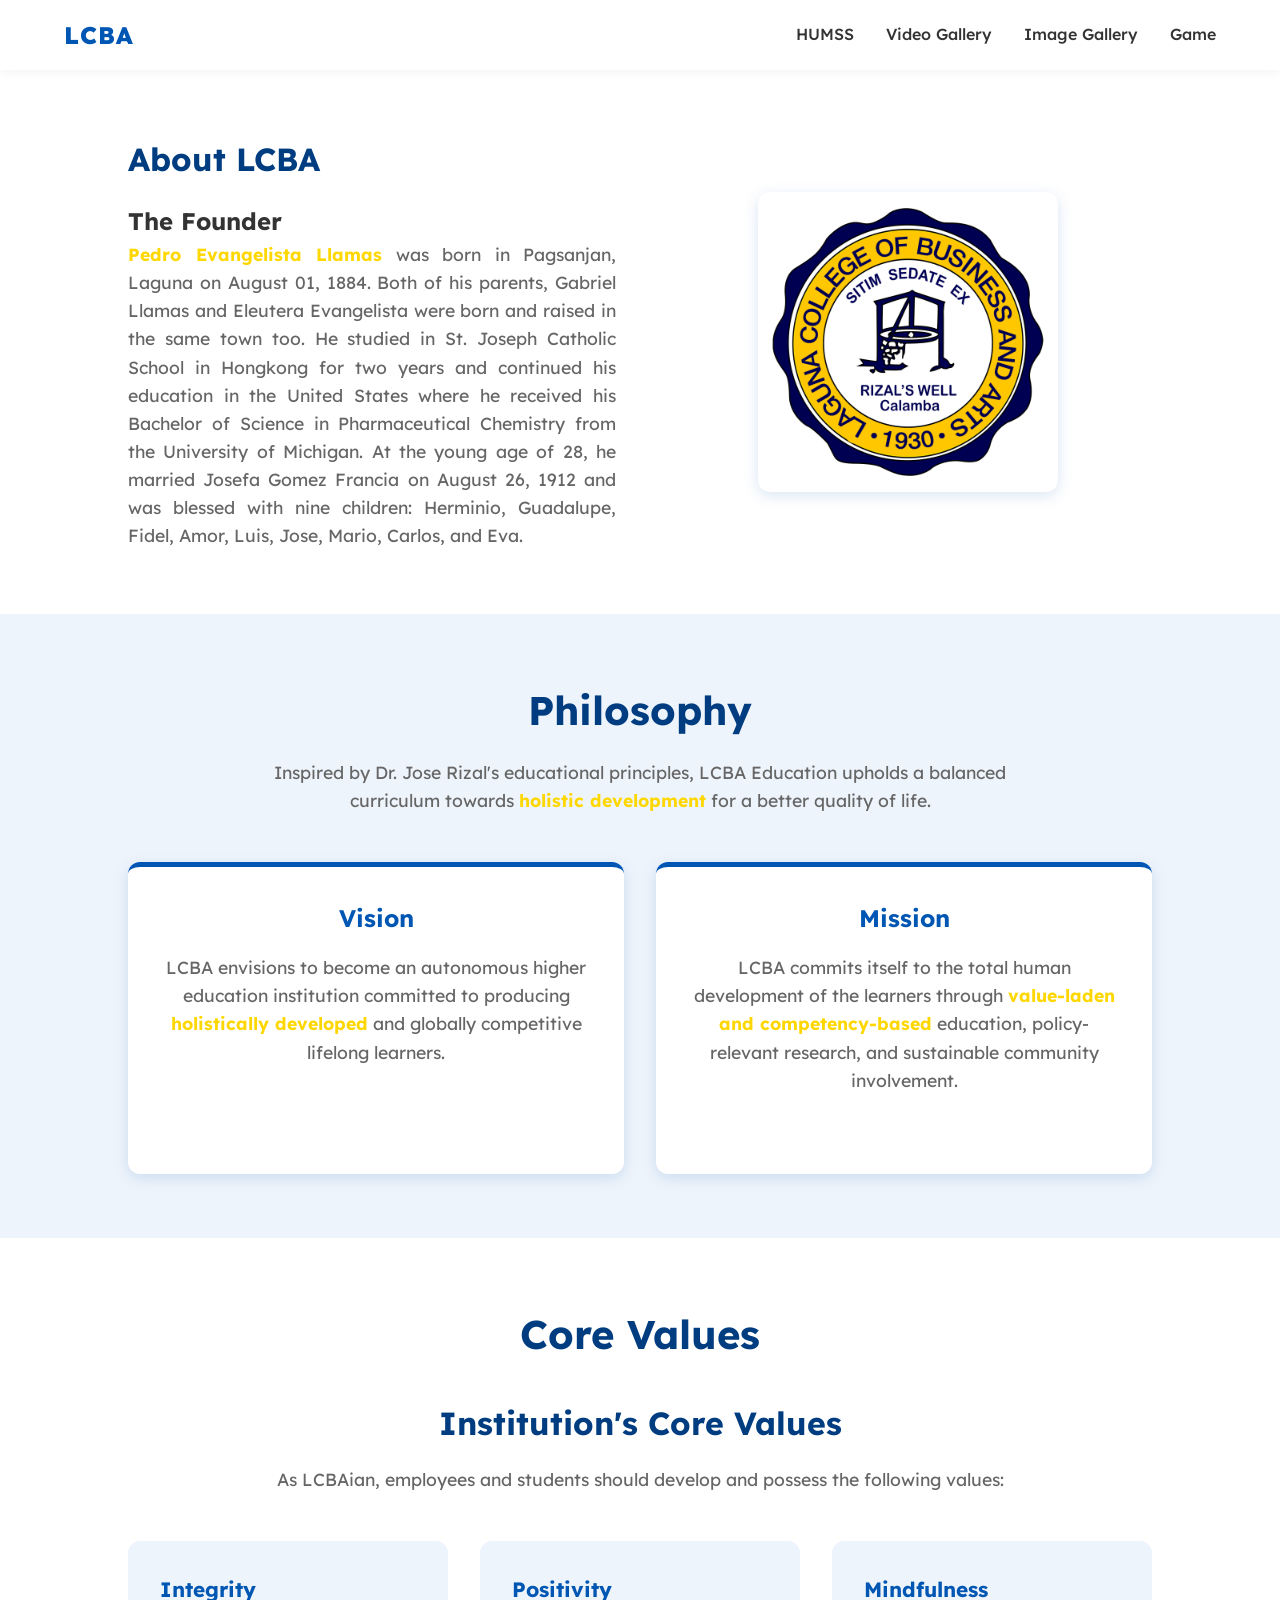
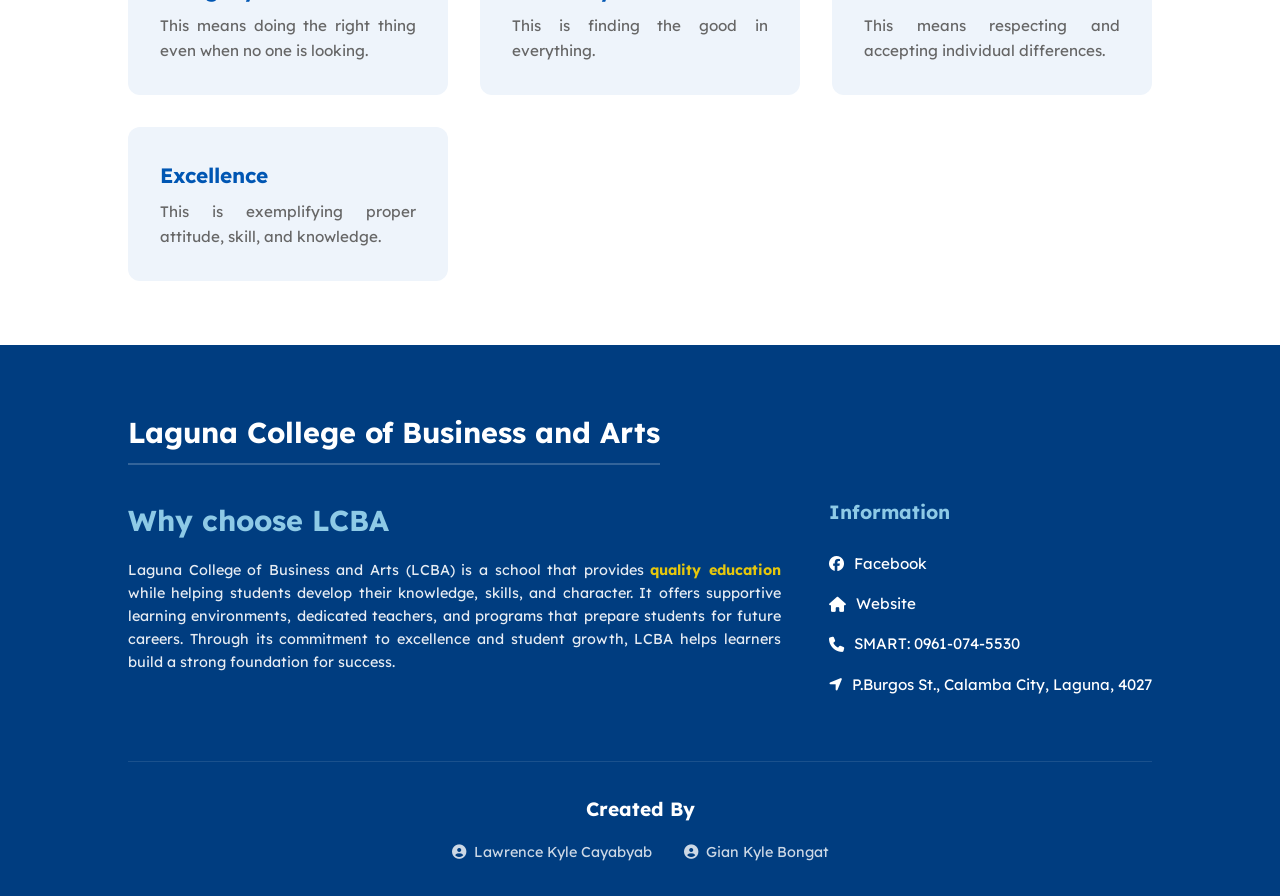
<file: index.html>
<!DOCTYPE html>
<html lang="en">
<head>
    <meta charset="UTF-8">
    <meta name="viewport" content="width=device-width, initial-scale=1.0">
    <link href="https://fonts.googleapis.com/css2?family=Lexend+Deca:wght@100..900&display=swap" rel="stylesheet">
    <link rel="stylesheet" href="https://cdnjs.cloudflare.com/ajax/libs/font-awesome/6.4.0/css/all.min.css">
    <link rel="stylesheet" href="style.css">
    <title>LCBA | Home</title>
</head>
<body>

    <nav class="links">
        <div class="title">
            <a href="index.html">LCBA</a>
        </div>
        <ul class="links_1">
            <li><a href="humss.html">HUMSS</a></li>
            <li><a href="videogallery.html">Video Gallery</a></li>
            <li><a href="imagegallery.html">Image Gallery</a></li>
            <li><a href="game.html">Game</a></li>
        </ul>
    </nav>

    <section class="intro">
        <div class="content_1">
            <h3>About LCBA</h3>

            <h2>The Founder</h2>
            <p>
                <span class="highlight">Pedro Evangelista Llamas</span> was born in Pagsanjan, Laguna on August 01, 1884. Both of his parents, Gabriel Llamas and Eleutera Evangelista were born and raised in the same town too.
                He studied in St. Joseph Catholic School in Hongkong for two years and continued his education in the United States where he received his Bachelor of Science in Pharmaceutical Chemistry from the University of Michigan.
                At the young age of 28, he married Josefa Gomez Francia on August 26, 1912 and was blessed with nine children: Herminio, Guadalupe, Fidel, Amor, Luis, Jose, Mario, Carlos, and Eva.
            </p>
        </div>
        <div class="img1">
            <img src="LCBA_Seal.png" alt="LCBA Logo">
        </div>
    </section>

    <section class="philosophy">
        <h1>Philosophy</h1>
        <p>
            Inspired by Dr. Jose Rizal's educational principles, LCBA Education upholds a balanced curriculum towards
            <span class="highlight">holistic development</span> for a better quality of life.
        </p>

        <div class="card_1">
            <div class="vision">
                <h3>Vision</h3>
                <p>
                    LCBA envisions to become an autonomous higher education institution committed to producing <span class="highlight">holistically developed</span>
                    and globally competitive lifelong learners.
                </p>
            </div>
            <div class="mission">
                <h3>Mission</h3>
                <p>
                    LCBA commits itself to the total human development of the learners through <span class="highlight">value-laden and competency-based</span>
                    education, policy-relevant research, and sustainable community involvement.
                </p>
            </div>
        </div>
    </section>

    <section class="academic_programs">
        <h1 class="card7">Core Values</h1>
        
        <h2 class="core-values-heading">Institution's Core Values</h2>
        <p class="core-values-subtitle">As LCBAian, employees and students should develop and possess the following values:</p>
        
        <div class="flexbox7">
            <div class="programs">
                <h3>Integrity</h3>
                <p>This means doing the right thing even when no one is looking.</p>
            </div>
            <div class="programs">
                <h3>Positivity</h3>
                <p>This is finding the good in everything.</p>
            </div>
            <div class="programs">
                <h3>Mindfulness</h3>
                <p>This means respecting and accepting individual differences.</p>
            </div>
            <div class="programs">
                <h3>Excellence</h3>
                <p>This is exemplifying proper attitude, skill, and knowledge.</p>
            </div>
        </div>
    </section>

    <footer class="footer_1">
        <div class="header4">
            <h3>Laguna College of Business and Arts</h3>
        </div>

        <div class="flexbox10">
            <div class="text11">
                <h1>Why choose LCBA</h1>
                <p>
                    Laguna College of Business and Arts (LCBA) is a school that provides <span class="highlight">quality education</span>
                    while helping students develop their knowledge, skills, and character.
                    It offers supportive learning environments, dedicated teachers, and programs that
                    prepare students for future careers. Through its commitment to excellence and
                    student growth, LCBA helps learners build a strong foundation for success.
                </p>
            </div>

            <div class="footer_links">
                <h2>Information</h2>
                <ul class="links_footer">
                    <li class="links_7">
                        <a href="https://www.facebook.com/LCBAofficial/">
                            <i class="fa-brands fa-facebook"></i> Facebook
                        </a>
                    </li>
                    <li class="links_7">
                        <a href="https://www.lcba.edu.ph/">
                            <i class="fa-solid fa-house"></i> Website
                        </a>
                    </li>
                    <li class="links_7">
                        <a href="tel: +639610745530">
                            <i class="fa-solid fa-phone"></i> SMART: 0961-074-5530
                        </a>
                    </li>
                    <li class="links_7">
                        <a href="https://www.google.com/maps/place/Laguna+College+Of+Business+And+Arts/@14.210664,121.1594561,17z/data=!3m1!4b1!4m6!3m5!1s0x33bd63d2fb8e410b:0x6c1ddc91ca1efb99!8m2!3d14.210664!4d121.162031!16s%2Fm%2F0cr38zn?entry=ttu&g_ep=EgoyMDI2MDMxNS4wIKXMDSoASAFQAw%3D%3D">
                            <i class="fa-solid fa-location-arrow"></i> P.Burgos St., Calamba City, Laguna, 4027
                        </a>
                    </li>
                </ul>
            </div>
        </div>

        <div class="made_by">
            <h3>Created By</h3>
            <ul class="fb">
                <li class="links_8">
                    <a href="https://www.facebook.com/lawrencekyle.cayabyab">
                        <i class="fa-solid fa-circle-user"></i> Lawrence Kyle Cayabyab
                    </a>
                </li>
                <li class="links_8">
                    <a href="https://www.facebook.com/g.kylecorpuz">
                        <i class="fa-solid fa-circle-user"></i> Gian Kyle Bongat
                    </a>
                </li>
            </ul>
        </div>
    </footer>
    
</body>
</html>
</file>
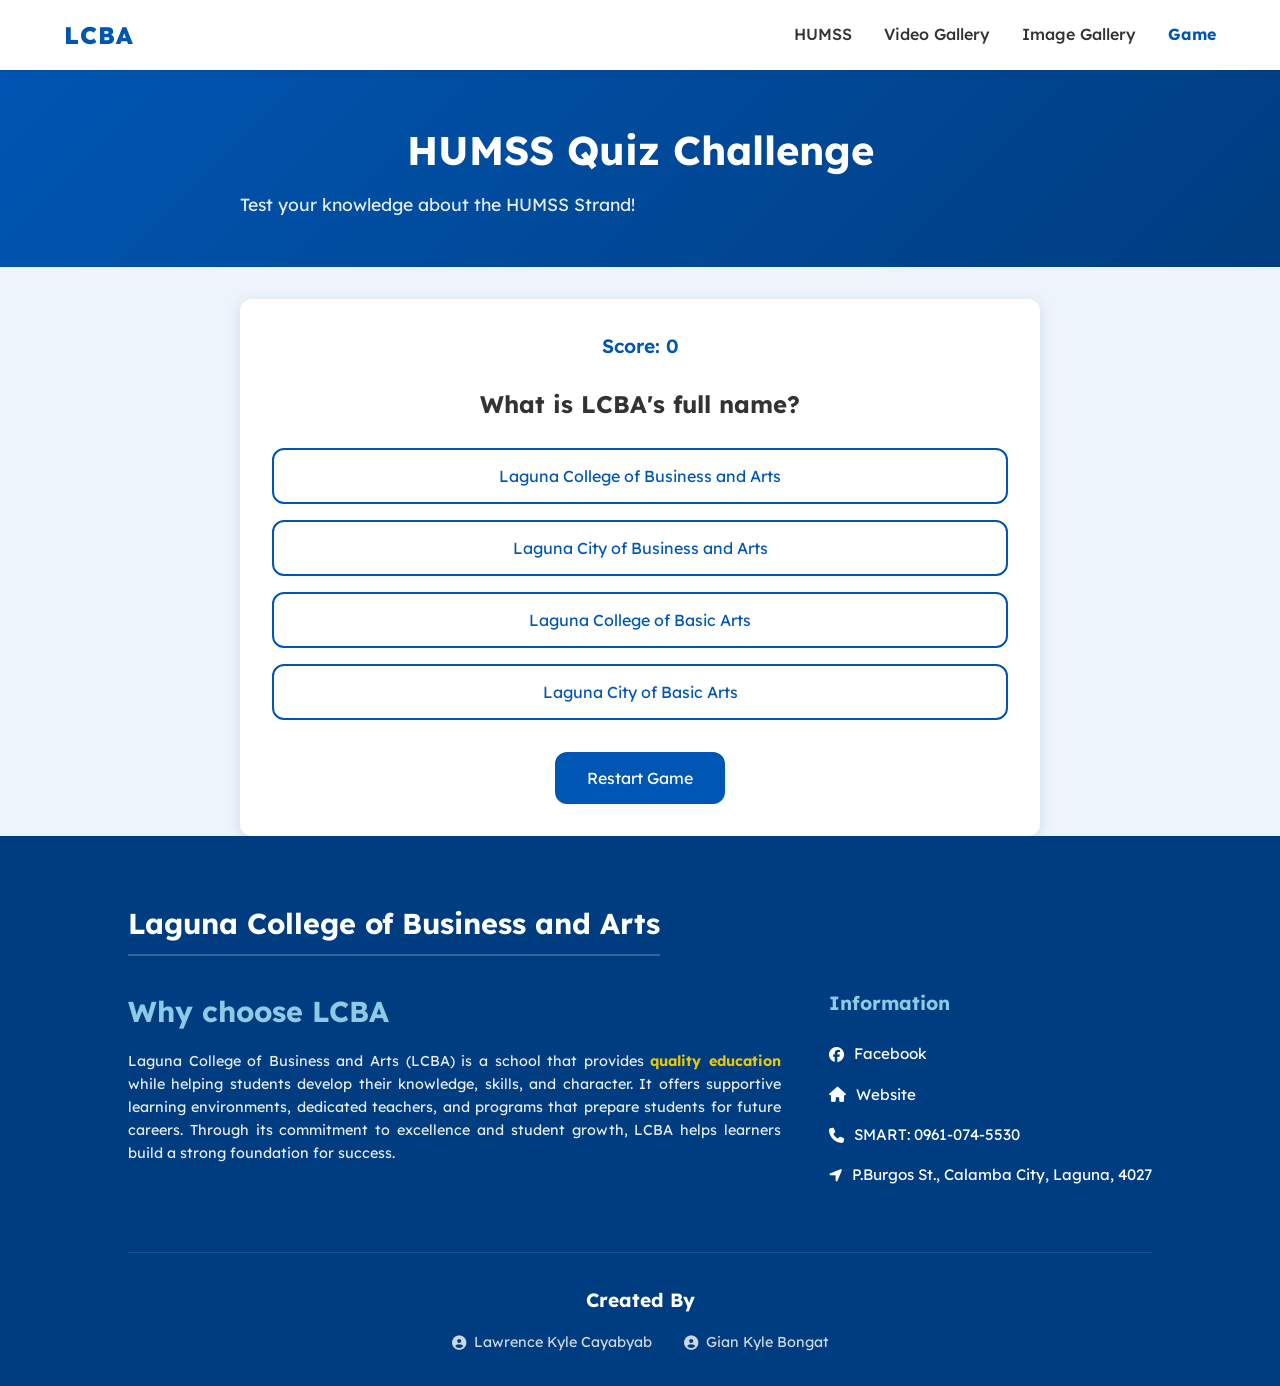
<file: game.html>
<!DOCTYPE html>
<html lang="en">
<head>
    <meta charset="UTF-8">
    <meta name="viewport" content="width=device-width, initial-scale=1.0">
    <link href="https://fonts.googleapis.com/css2?family=Lexend+Deca:wght@100..900&display=swap" rel="stylesheet">
    <link rel="stylesheet" href="https://cdnjs.cloudflare.com/ajax/libs/font-awesome/6.4.0/css/all.min.css">
    <link rel="stylesheet" href="game-style.css">
    <title>LCBA | HUMSS Game</title>
</head>
<body>

    <nav class="links">
        <div class="title">
            <a href="index.html">LCBA</a>
        </div>
        <ul class="links_1">
            <li><a href="humss.html">HUMSS</a></li>
            <li><a href="videogallery.html">Video Gallery</a></li>
            <li><a href="imagegallery.html">Image Gallery</a></li>
            <li><a href="game.html" class="active">Game</a></li>
        </ul>
    </nav>

    <header class="game-header">
        <h1>HUMSS Quiz Challenge</h1>
        <p>Test your knowledge about the HUMSS Strand!</p>
    </header>

    <section class="game-container">
        <div class="game-info">
            <div class="score-box">
                <span>Score:</span>
                <span id="score">0</span>
            </div>
            <div class="question-box">
                <h2 id="question">Loading...</h2>
            </div>
            <div class="options-box" id="options">
            </div>
            <div class="feedback" id="feedback"></div>
        </div>
        <button class="restart-btn" onclick="restartGame()">Restart Game</button>
    </section>

    <footer class="footer_1">
        <div class="header4">
            <h3>Laguna College of Business and Arts</h3>
        </div>

        <div class="flexbox10">
            <div class="text11">
                <h1>Why choose LCBA</h1>
                <p>
                    Laguna College of Business and Arts (LCBA) is a school that provides <span class="highlight">quality education</span>
                    while helping students develop their knowledge, skills, and character.
                    It offers supportive learning environments, dedicated teachers, and programs that
                    prepare students for future careers. Through its commitment to excellence and
                    student growth, LCBA helps learners build a strong foundation for success.
                </p>
            </div>

            <div class="footer_links">
                <h2>Information</h2>
                <ul class="links_footer">
                    <li class="links_7">
                        <a href="https://www.facebook.com/LCBAofficial/">
                            <i class="fa-brands fa-facebook"></i> Facebook
                        </a>
                    </li>
                    <li class="links_7">
                        <a href="https://www.lcba.edu.ph/">
                            <i class="fa-solid fa-house"></i> Website
                        </a>
                    </li>
                    <li class="links_7">
                        <a href="tel: +639610745530">
                            <i class="fa-solid fa-phone"></i> SMART: 0961-074-5530
                        </a>
                    </li>
                    <li class="links_7">
                        <a href="https://www.google.com/maps/place/Laguna+College+Of+Business+And+Arts/@14.210664,121.1594561,17z/data=!3m1!4b1!4m6!3m5!1s0x33bd63d2fb8e410b:0x6c1ddc91ca1efb99!8m2!3d14.210664!4d121.162031!16s%2Fm%2F0cr38zn?entry=ttu&g_ep=EgoyMDI2MDMxNS4wIKXMDSoASAFQAw%3D%3D">
                            <i class="fa-solid fa-location-arrow"></i> P.Burgos St., Calamba City, Laguna, 4027
                        </a>
                    </li>
                </ul>
            </div>
        </div>

        <div class="made_by">
            <h3>Created By</h3>
            <ul class="fb">
                <li class="links_8">
                    <a href="https://www.facebook.com/lawrencekyle.cayabyab">
                        <i class="fa-solid fa-circle-user"></i> Lawrence Kyle Cayabyab
                    </a>
                </li>
                <li class="links_8">
                    <a href="https://www.facebook.com/g.kylecorpuz">
                        <i class="fa-solid fa-circle-user"></i> Gian Kyle Bongat
                    </a>
                </li>
            </ul>
        </div>
    </footer>

    <script>
        const questions = [
            {
                question: "What does HUMSS stand for?",
                options: ["Humanities and Social Sciences", "History and Math Studies", "Health and Medical School", "Home and Art Studies"],
                answer: 0
            },
            {
                question: "Which subject is part of HUMSS?",
                options: ["Calculus", "Creative Writing", "Physics", "Chemistry"],
                answer: 1
            },
            {
                question: "What is a good career for HUMSS students?",
                options: ["Teacher", "Engineer", "Doctor", "Pilot"],
                answer: 0
            },
            {
                question: "Which value means doing the right thing?",
                options: ["Honesty", "Integrity", "Speed", "Strength"],
                answer: 1
            },
            {
                question: "What is LCBA's full name?",
                options: ["Laguna College of Business and Arts", "Laguna City of Business and Arts", "Laguna College of Basic Arts", "Laguna City of Basic Arts"],
                answer: 0
            },
            {
                question: "Which of these is a HUMSS core subject?",
                options: ["General Mathematics", "21st Century Literature", "Physical Education", "Earth Science"],
                answer: 1
            },
            {
                question: "What does a psychologist study?",
                options: ["Human behavior and mental processes", "Chemical reactions", "Machine design", "Plant biology"],
                answer: 0
            },
            {
                question: "Which is a HUMSS-related profession?",
                options: ["Journalist", "Architect", "Software Developer", "Civil Engineer"],
                answer: 0
            },
            {
                question: "What is the study of society called?",
                options: ["Sociology", "Biology", "Geology", "Astronomy"],
                answer: 0
            },
            {
                question: "Which skill is emphasized in HUMSS?",
                options: ["Critical thinking", "Advanced calculus", "Surgical techniques", "Programming"],
                answer: 0
            },
            {
                question: "What does a social worker primarily help with?",
                options: ["Community welfare and social issues", "Building construction", "Financial trading", "Aircraft maintenance"],
                answer: 0
            },
            {
                question: "Which organization studies global issues?",
                options: ["United Nations", "NASA", "WHO", "Red Cross"],
                answer: 0
            }
        ];

        let shuffledQuestions = [];
        let currentQuestion = 0;
        let score = 0;

        function shuffleArray(array) {
            const shuffled = [...array];
            for (let i = shuffled.length - 1; i > 0; i--) {
                const j = Math.floor(Math.random() * (i + 1));
                [shuffled[i], shuffled[j]] = [shuffled[j], shuffled[i]];
            }
            return shuffled;
        }

        function loadQuestion() {
            const questionBox = document.getElementById("question");
            const optionsBox = document.getElementById("options");
            
            if (currentQuestion >= shuffledQuestions.length) {
                questionBox.textContent = "🎉 Game Complete! 🎉";
                optionsBox.innerHTML = `<p>Your final score: ${score} / ${shuffledQuestions.length}</p>`;
                return;
            }

            const q = shuffledQuestions[currentQuestion];
            questionBox.textContent = q.question;
            
            optionsBox.innerHTML = "";

            q.options.forEach((option, index) => {
                const btn = document.createElement("button");
                btn.textContent = option;
                btn.classList.add("option-btn");
                btn.onclick = () => checkAnswer(index);
                optionsBox.appendChild(btn);
            });
        }

        function checkAnswer(selected) {
            const correct = shuffledQuestions[currentQuestion].answer;
            const feedback = document.getElementById("feedback");
            
            if (selected === correct) {
                score++;
                feedback.textContent = "Correct! 🎉";
                feedback.style.color = "#4CAF50";
            } else {
                feedback.textContent = "Wrong! 😔";
                feedback.style.color = "#f44336";
            }

            document.getElementById("score").textContent = score;

            setTimeout(() => {
                feedback.textContent = "";
                currentQuestion++;
                loadQuestion();
            }, 1500);
        }

        function restartGame() {
            currentQuestion = 0;
            score = 0;
            document.getElementById("score").textContent = "0";
            shuffledQuestions = shuffleArray(questions);
            loadQuestion();
        }

        shuffledQuestions = shuffleArray(questions);
        loadQuestion();
    </script>
    
</body>
</html>
</file>
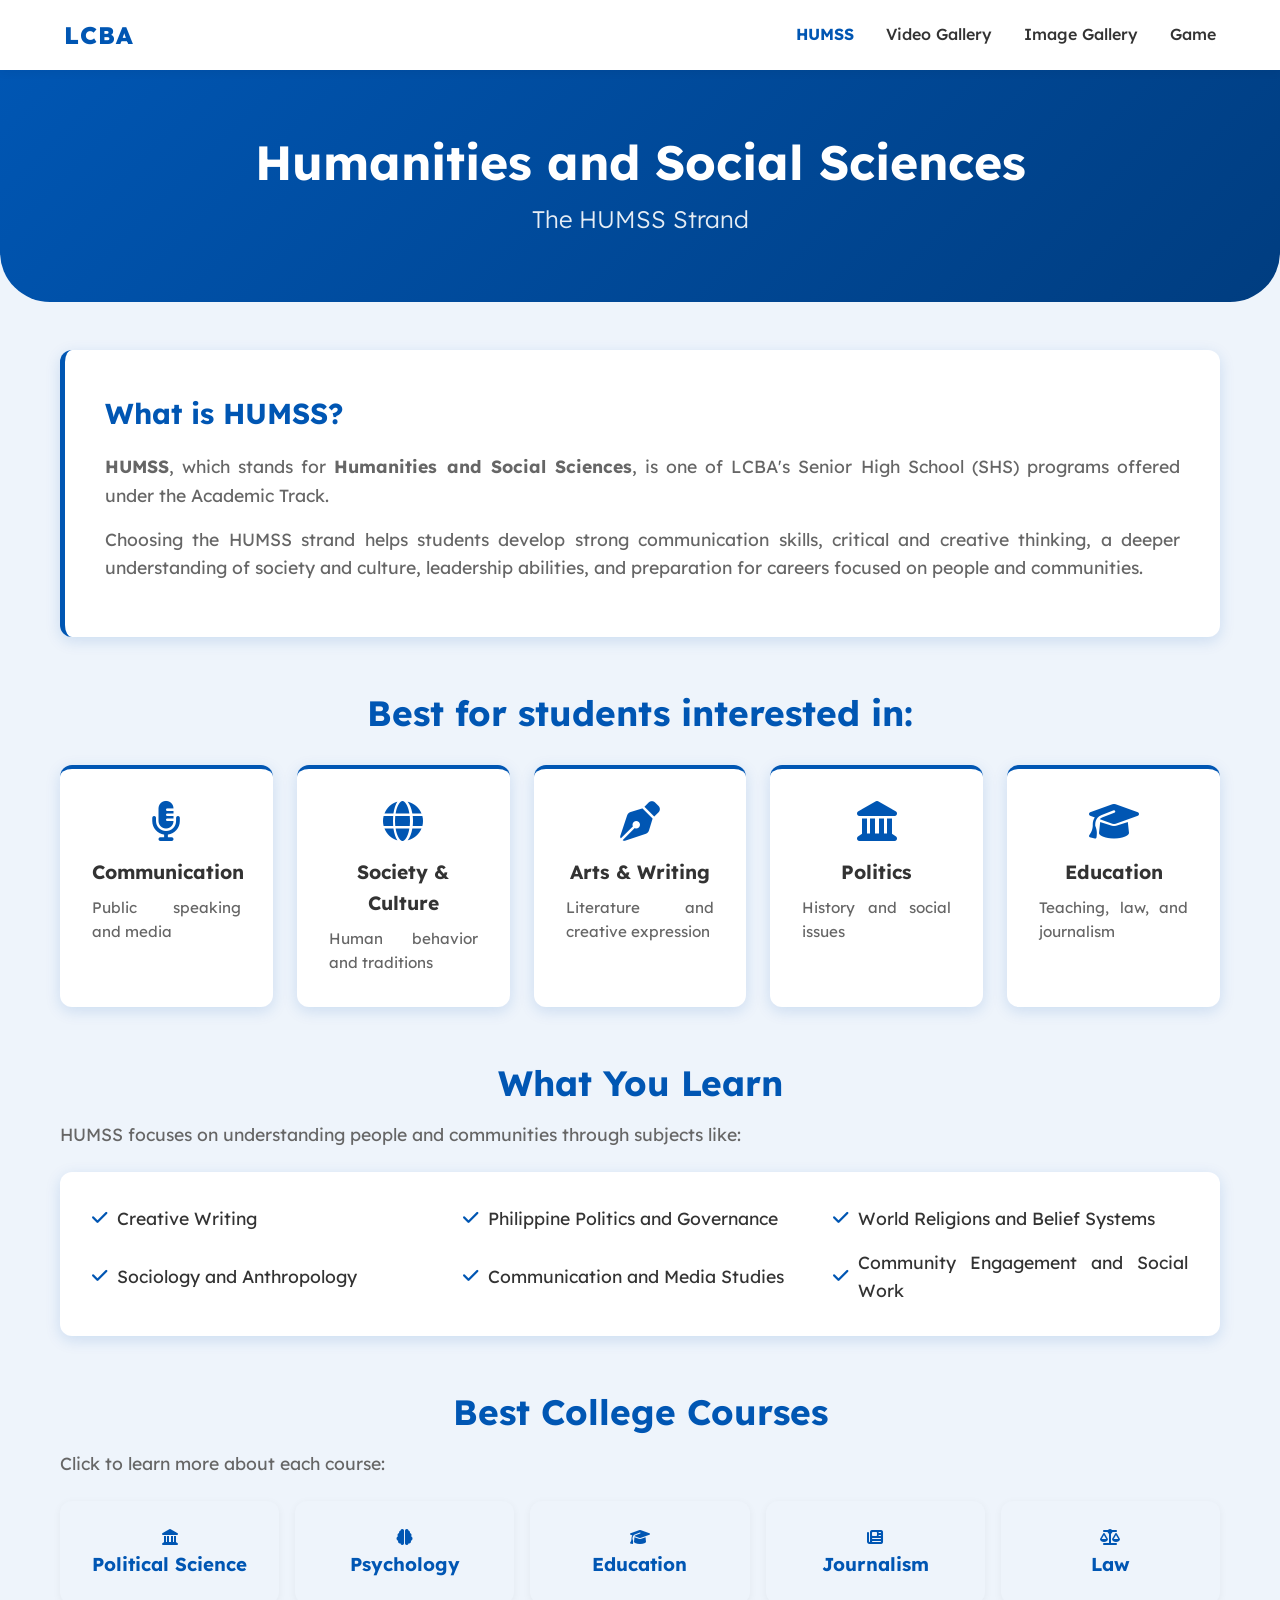
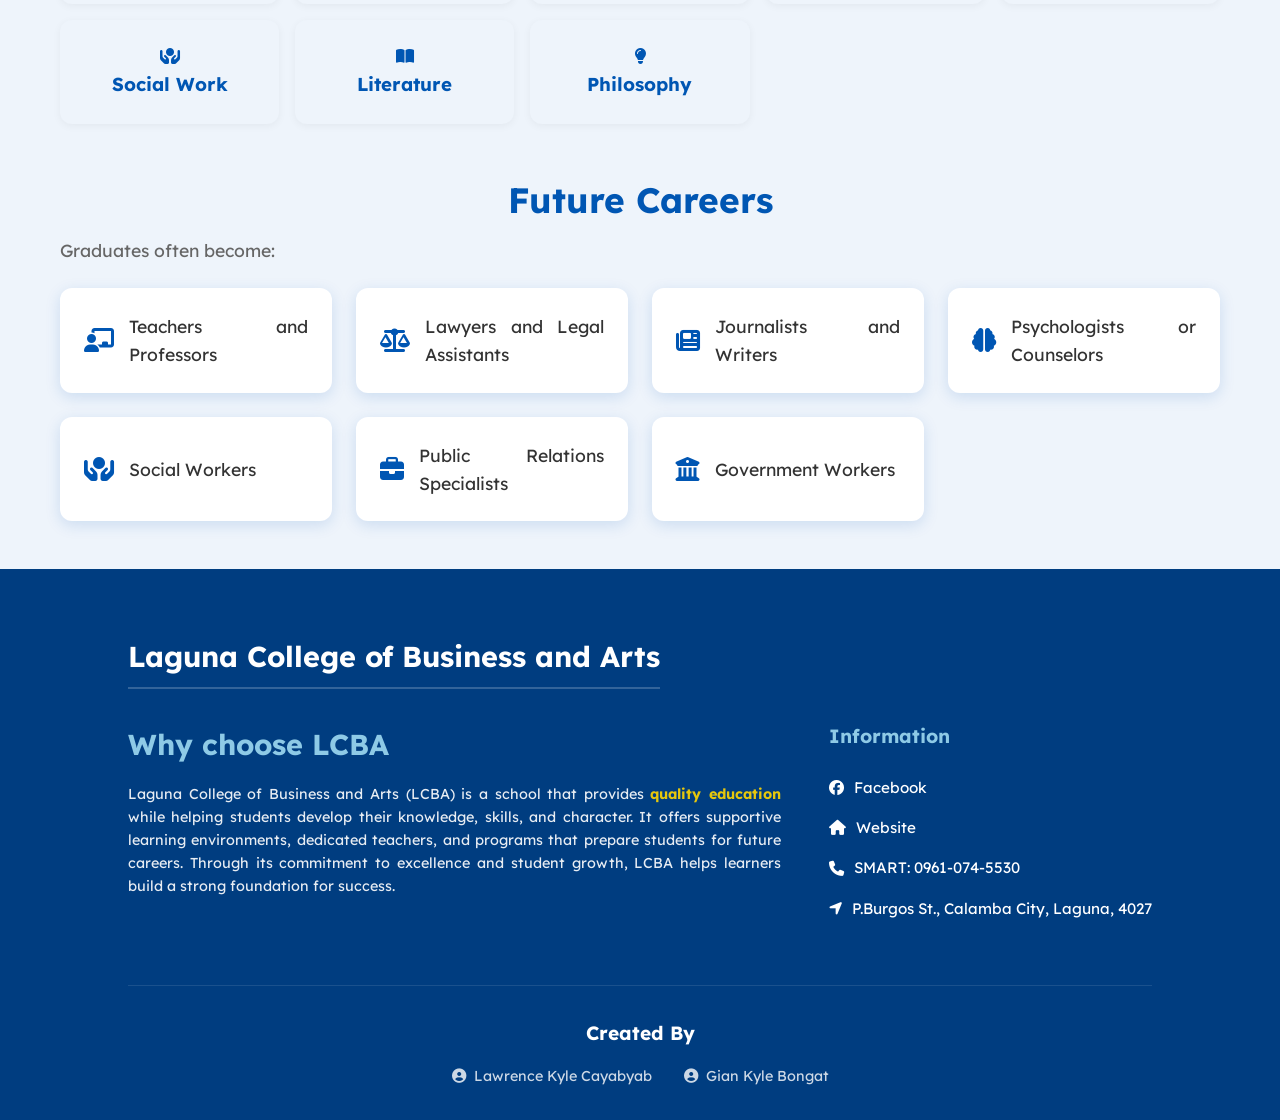
<file: humss.html>
<!DOCTYPE html>
<html lang="en">
<head>
    <meta charset="UTF-8">
    <meta name="viewport" content="width=device-width, initial-scale=1.0">
    <link href="https://fonts.googleapis.com/css2?family=Lexend+Deca:wght@100..900&display=swap" rel="stylesheet">
    <link rel="stylesheet" href="https://cdnjs.cloudflare.com/ajax/libs/font-awesome/6.4.0/css/all.min.css">
    <link rel="stylesheet" href="humss-style.css">
    <title>LCBA | HUMSS Strand</title>
</head>
<body>

    <nav class="links">
        <div class="title">
            <a href="index.html">LCBA</a>
        </div>
        <ul class="links_1">
            <li><a href="humss.html" class="active">HUMSS</a></li>
            <li><a href="videogallery.html">Video Gallery</a></li>
            <li><a href="imagegallery.html">Image Gallery</a></li>
            <li><a href="game.html">Game</a></li>
        </ul>
    </nav>

    <header class="hero">
        <div class="hero-content">
            <h1>Humanities and Social Sciences</h1>
            <p class="subtitle">The HUMSS Strand</p>
        </div>
    </header>

    <section class="container">
        
        <div class="intro-box">
            <h2>What is HUMSS?</h2>
            <p>
                <strong>HUMSS</strong>, which stands for <strong>Humanities and Social Sciences</strong>, is one of LCBA's Senior High School (SHS) programs offered under the Academic Track.
            </p>
            <p>
                Choosing the HUMSS strand helps students develop strong communication skills, critical and creative thinking, a deeper understanding of society and culture, leadership abilities, and preparation for careers focused on people and communities.
            </p>
        </div>

        <div class="section-title">
            <h2>Best for students interested in:</h2>
        </div>
        <div class="grid-cards">
            <div class="card">
                <i class="fa-solid fa-microphone-lines"></i>
                <h3>Communication</h3>
                <p>Public speaking and media</p>
            </div>
            <div class="card">
                <i class="fa-solid fa-globe"></i>
                <h3>Society & Culture</h3>
                <p>Human behavior and traditions</p>
            </div>
            <div class="card">
                <i class="fa-solid fa-pen-nib"></i>
                <h3>Arts & Writing</h3>
                <p>Literature and creative expression</p>
            </div>
            <div class="card">
                <i class="fa-solid fa-landmark"></i>
                <h3>Politics</h3>
                <p>History and social issues</p>
            </div>
            <div class="card">
                <i class="fa-solid fa-graduation-cap"></i>
                <h3>Education</h3>
                <p>Teaching, law, and journalism</p>
            </div>
        </div>

        <div class="section-title">
            <h2>What You Learn</h2>
            <p>HUMSS focuses on understanding people and communities through subjects like:</p>
        </div>
        <div class="subject-list">
            <ul>
                <li><i class="fa-solid fa-check"></i> Creative Writing</li>
                <li><i class="fa-solid fa-check"></i> Philippine Politics and Governance</li>
                <li><i class="fa-solid fa-check"></i> World Religions and Belief Systems</li>
                <li><i class="fa-solid fa-check"></i> Sociology and Anthropology</li>
                <li><i class="fa-solid fa-check"></i> Communication and Media Studies</li>
                <li><i class="fa-solid fa-check"></i> Community Engagement and Social Work</li>
            </ul>
        </div>

        <div class="section-title">
            <h2>Best College Courses</h2>
            <p>Click to learn more about each course:</p>
        </div>
        <div class="course-grid">
            <div class="course-item" data-course="political-science">
                <i class="fa-solid fa-landmark"></i>
                <h3>Political Science</h3>
            </div>
            <div class="course-item" data-course="psychology">
                <i class="fa-solid fa-brain"></i>
                <h3>Psychology</h3>
            </div>
            <div class="course-item" data-course="education">
                <i class="fa-solid fa-graduation-cap"></i>
                <h3>Education</h3>
            </div>
            <div class="course-item" data-course="journalism">
                <i class="fa-solid fa-newspaper"></i>
                <h3>Journalism</h3>
            </div>
            <div class="course-item" data-course="law">
                <i class="fa-solid fa-scale-balanced"></i>
                <h3>Law</h3>
            </div>
            <div class="course-item" data-course="social-work">
                <i class="fa-solid fa-hands-holding-circle"></i>
                <h3>Social Work</h3>
            </div>
            <div class="course-item" data-course="literature">
                <i class="fa-solid fa-book-open"></i>
                <h3>Literature</h3>
            </div>
            <div class="course-item" data-course="philosophy">
                <i class="fa-solid fa-lightbulb"></i>
                <h3>Philosophy</h3>
            </div>
        </div>

        <div class="section-title">
            <h2>Future Careers</h2>
            <p>Graduates often become:</p>
        </div>
        <div class="career-list">
            <div class="career-item">
                <i class="fa-solid fa-chalkboard-user"></i> Teachers and Professors
            </div>
            <div class="career-item">
                <i class="fa-solid fa-scale-balanced"></i> Lawyers and Legal Assistants
            </div>
            <div class="career-item">
                <i class="fa-solid fa-newspaper"></i> Journalists and Writers
            </div>
            <div class="career-item">
                <i class="fa-solid fa-brain"></i> Psychologists or Counselors
            </div>
            <div class="career-item">
                <i class="fa-solid fa-hands-holding-circle"></i> Social Workers
            </div>
            <div class="career-item">
                <i class="fa-solid fa-briefcase"></i> Public Relations Specialists
            </div>
            <div class="career-item">
                <i class="fa-solid fa-building-columns"></i> Government Workers
            </div>
        </div>

    </section>

    <div class="course-modal" id="courseModal">
        <div class="modal-content">
            <div class="modal-header">
                <i class="huge-icon" id="modalIcon"></i>
                <span class="close-modal" id="closeModal">&times;</span>
                <h3 id="modalTitle"></h3>
            </div>
            <div class="modal-body">
                <p id="modalDescription"></p>
                <ul class="course-highlights" id="modalHighlights"></ul>
            </div>
        </div>
    </div>

    <footer class="footer_1">
        <div class="header4">
            <h3>Laguna College of Business and Arts</h3>
        </div>

        <div class="flexbox10">
            <div class="text11">
                <h1>Why choose LCBA</h1>
                <p>
                    Laguna College of Business and Arts (LCBA) is a school that provides <span class="highlight">quality education</span>
                    while helping students develop their knowledge, skills, and character.
                    It offers supportive learning environments, dedicated teachers, and programs that
                    prepare students for future careers. Through its commitment to excellence and
                    student growth, LCBA helps learners build a strong foundation for success.
                </p>
            </div>

            <div class="footer_links">
                <h2>Information</h2>
                <ul class="links_footer">
                    <li class="links_7">
                        <a href="https://www.facebook.com/LCBAofficial/">
                            <i class="fa-brands fa-facebook"></i> Facebook
                        </a>
                    </li>
                    <li class="links_7">
                        <a href="https://www.lcba.edu.ph/">
                            <i class="fa-solid fa-house"></i> Website
                        </a>
                    </li>
                    <li class="links_7">
                        <a href="tel: +639610745530">
                            <i class="fa-solid fa-phone"></i> SMART: 0961-074-5530
                        </a>
                    </li>
                    <li class="links_7">
                        <a href="https://www.google.com/maps/place/Laguna+College+Of+Business+And+Arts/@14.210664,121.1594561,17z/data=!3m1!4b1!4m6!3m5!1s0x33bd63d2fb8e410b:0x6c1ddc91ca1efb99!8m2!3d14.210664!4d121.162031!16s%2Fm%2F0cr38zn?entry=ttu&g_ep=EgoyMDI2MDMxNS4wIKXMDSoASAFQAw%3D%3D">
                            <i class="fa-solid fa-location-arrow"></i> P.Burgos St., Calamba City, Laguna, 4027
                        </a>
                    </li>
                </ul>
            </div>
        </div>

        <div class="made_by">
            <h3>Created By</h3>
            <ul class="fb">
                <li class="links_8">
                    <a href="https://www.facebook.com/lawrencekyle.cayabyab">
                        <i class="fa-solid fa-circle-user"></i> Lawrence Kyle Cayabyab
                    </a>
                </li>
                <li class="links_8">
                    <a href="https://www.facebook.com/g.kylecorpuz">
                        <i class="fa-solid fa-circle-user"></i> Gian Kyle Bongat
                    </a>
                </li>
            </ul>
        </div>
    </footer>

    <script>
        const courseData = {
            'political-science': {
                icon: 'fa-solid fa-landmark',
                title: 'Political Science',
                description: 'Political Science studies government systems, political behavior, public policy, and international relations. HUMSS students excel here due to their strong foundation in Philippine Politics and Governance.',
                highlights: ['Analyze government structures and policies','Understand international relations and diplomacy','Prepare for careers in government service','Develop skills in policy analysis and research','Ideal preparation for Law school']
            },
            'psychology': {
                icon: 'fa-solid fa-brain',
                title: 'Psychology',
                description: 'Psychology explores human behavior, emotions, and mental processes. Your HUMSS background in Sociology and Anthropology gives you a perfect foundation for understanding the human mind.',
                highlights: ['Study human behavior and mental processes','Learn counseling and therapeutic techniques','Conduct psychological research and experiments','Work in clinical, educational, or organizational settings','Perfect for counseling careers']
            },
            'education': {
                icon: 'fa-solid fa-graduation-cap',
                title: 'Education',
                description: 'Education prepares you to become a teacher or educational leader. HUMSS develops the communication and leadership skills essential for inspiring future generations.',
                highlights: ['Learn modern teaching methodologies','Develop curriculum design skills','Master classroom management techniques','Specialize in early childhood, secondary, or special education','Leadership roles in school administration']
            },
            'journalism': {
                icon: 'fa-solid fa-newspaper',
                title: 'Journalism',
                description: 'Journalism teaches you to report news, write compelling stories, and communicate effectively with the public. Your HUMSS communication skills make this a natural fit.',
                highlights: ['Master news writing and reporting','Learn digital media and multimedia storytelling','Develop investigative journalism skills','Work in print, broadcast, or online media','Build a career in media and communications']
            },
            'law': {
                icon: 'fa-solid fa-scale-balanced',
                title: 'Law',
                description: 'Law (pre-law) builds your foundation for legal studies. HUMSS subjects like Politics and Governance prepare you perfectly for understanding legal systems and justice.',
                highlights: ['Study legal systems and principles','Develop critical thinking and argumentation','Prepare for Law school entrance exams','Learn about constitutional law and rights','Foundation for becoming a lawyer or legal professional']
            },
            'social-work': {
                icon: 'fa-solid fa-hands-holding-circle',
                title: 'Social Work',
                description: 'Social Work focuses on helping individuals and communities. Your HUMSS training in community engagement makes you ideally suited for this helping profession.',
                highlights: ['Learn case management and counseling','Work with vulnerable populations and communities','Develop community organizing skills','Advocate for social justice and change','Careers in NGOs, government, and healthcare']
            },
            'literature': {
                icon: 'fa-solid fa-book-open',
                title: 'Literature',
                description: 'Literature studies great works of writing and develops your analytical and creative skills. Your Creative Writing background from HUMSS gives you a strong advantage.',
                highlights: ['Analyze literary works and themes','Develop advanced writing and critical thinking','Study world literature and cultural contexts','Prepare for careers in publishing and academia','Perfect for creative writers']
            },
            'philosophy': {
                icon: 'fa-solid fa-lightbulb',
                title: 'Philosophy',
                description: 'Philosophy explores fundamental questions about existence, knowledge, values, and reason. HUMSS critical thinking skills make this a perfect match.',
                highlights: ['Study ethics, logic, and metaphysics','Develop advanced reasoning and argumentation','Explore world philosophies and belief systems','Prepare for law, teaching, or writing careers','Enhance critical thinking for any profession']
            }
        };

        document.addEventListener('DOMContentLoaded', function() {
            const courseItems = document.querySelectorAll('.course-item');
            const modal = document.getElementById('courseModal');
            const closeModal = document.getElementById('closeModal');
            const modalIcon = document.getElementById('modalIcon');
            const modalTitle = document.getElementById('modalTitle');
            const modalDescription = document.getElementById('modalDescription');
            const modalHighlights = document.getElementById('modalHighlights');

            courseItems.forEach(item => {
                item.addEventListener('click', function() {
                    const courseId = this.getAttribute('data-course');
                    const course = courseData[courseId];
                    
                    modalIcon.className = course.icon;
                    modalTitle.textContent = course.title;
                    modalDescription.textContent = course.description;
                    
                    modalHighlights.innerHTML = course.highlights.map(highlight => 
                        `<li>${highlight}</li>`
                    ).join('');
                    
                    modal.classList.add('active');
                });
            });

            closeModal.addEventListener('click', function() {
                modal.classList.remove('active');
            });

            modal.addEventListener('click', function(e) {
                if (e.target === modal) {
                    modal.classList.remove('active');
                }
            });

            document.addEventListener('keydown', function(e) {
                if (e.key === 'Escape' && modal.classList.contains('active')) {
                    modal.classList.remove('active');
                }
            });
        });
    </script>
    
</body>
</html>
</file>
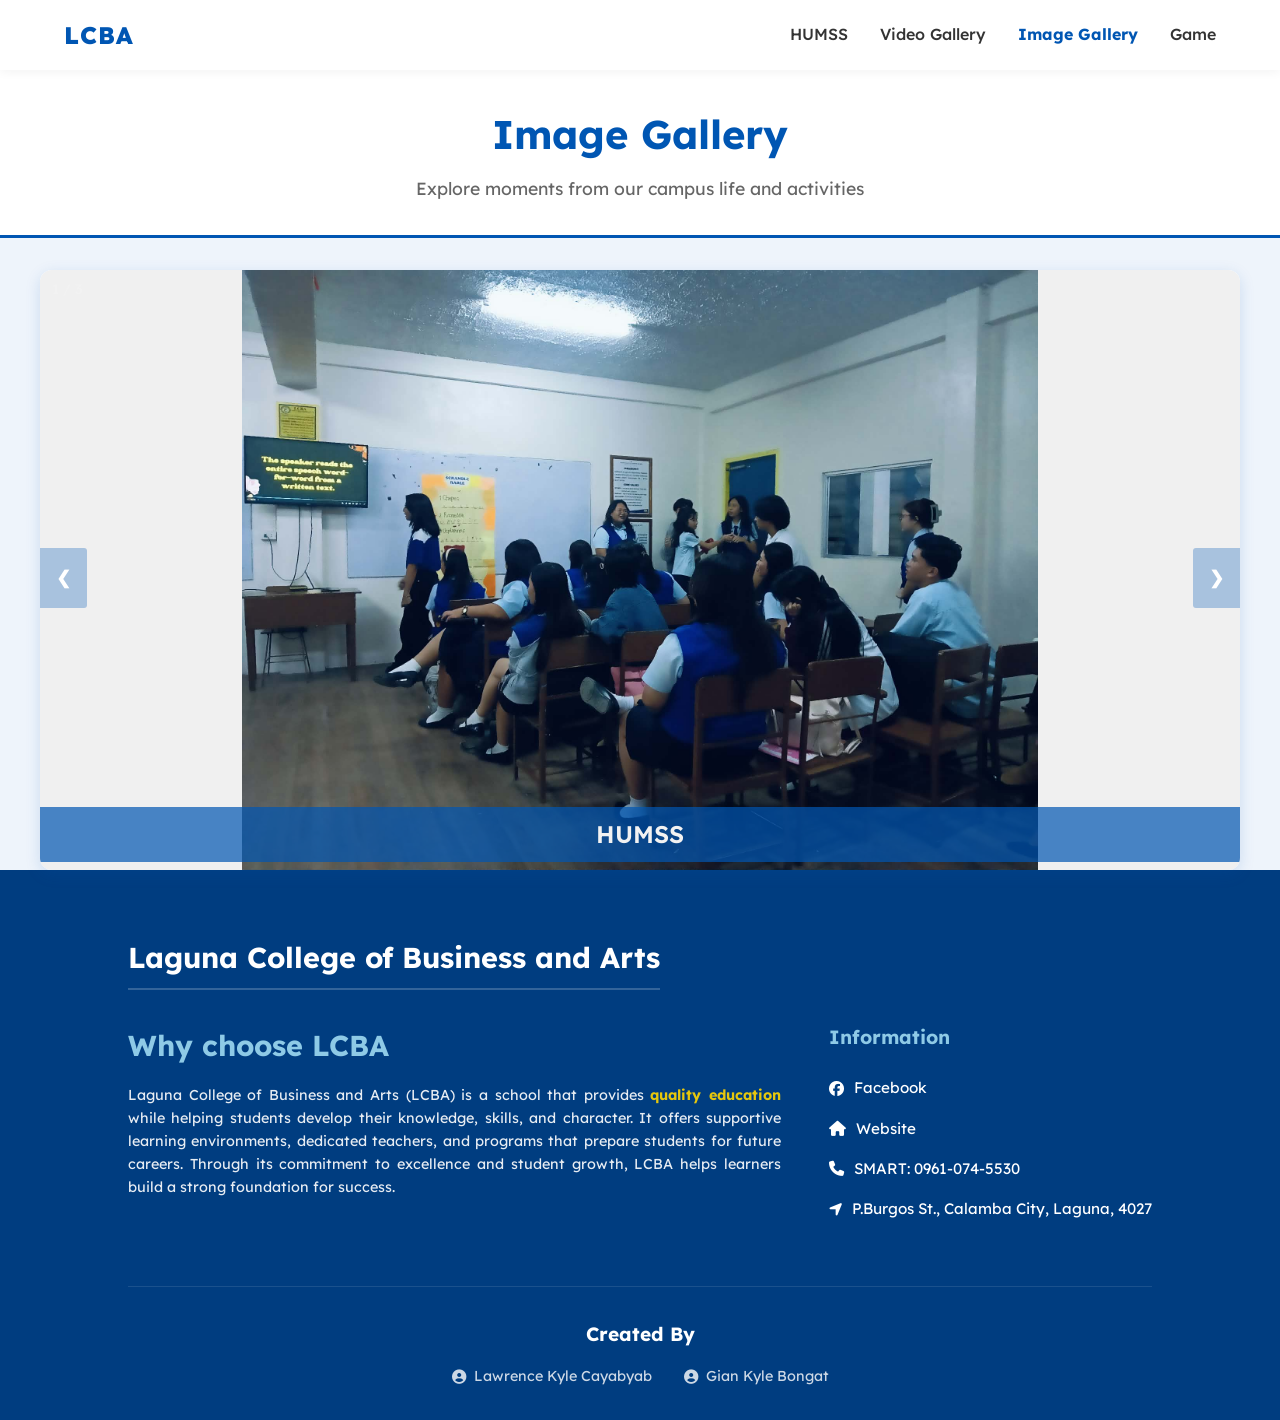
<file: imagegallery.html>
<!DOCTYPE html>
<html lang="en">
<head>
    <meta charset="UTF-8">
    <meta name="viewport" content="width=device-width, initial-scale=1.0">
    <link href="https://fonts.googleapis.com/css2?family=Lexend+Deca:wght@100..900&display=swap" rel="stylesheet">
    <link rel="stylesheet" href="https://cdnjs.cloudflare.com/ajax/libs/font-awesome/6.4.0/css/all.min.css">
    <link rel="stylesheet" href="gallery-style.css">
    <title>LCBA | Image Gallery</title>
</head>
<body>

    <nav class="links">
        <div class="title">
            <a href="index.html">LCBA</a>
        </div>
        <ul class="links_1">
            <li><a href="humss.html">HUMSS</a></li>
            <li><a href="videogallery.html">Video Gallery</a></li>
            <li><a href="imagegallery.html" class="active">Image Gallery</a></li>
            <li><a href="game.html">Game</a></li>
        </ul>
    </nav>

    <header class="gallery-header">
        <h1>Image Gallery</h1>
        <p>Explore moments from our campus life and activities</p>
    </header>

    <section class="slideshow-container">
        <div class="mySlides fade">
            <div class="numbertext">1 / 3</div>
            <img src="Img1 (1).jpg" style="width:100%">
            <div class="text">HUMSS</div>
        </div>

        <div class="mySlides fade">
            <div class="numbertext">2 / 3</div>
            <img src="Img1 (2).jpg" style="width:100%">
            <div class="text">HUMSS</div>
        </div>

        <div class="mySlides fade">
            <div class="numbertext">3 / 3</div>
            <img src="Img1 (4).jpg" style="width:100%">
            <div class="text">HUMSS</div>
        </div>

        <a class="prev" onclick="plusSlides(-1)">&#10094;</a>
        <a class="next" onclick="plusSlides(1)">&#10095;</a>
    </section>

    <footer class="footer_1">
        <div class="header4">
            <h3>Laguna College of Business and Arts</h3>
        </div>

        <div class="flexbox10">
            <div class="text11">
                <h1>Why choose LCBA</h1>
                <p>
                    Laguna College of Business and Arts (LCBA) is a school that provides <span class="highlight">quality education</span>
                    while helping students develop their knowledge, skills, and character.
                    It offers supportive learning environments, dedicated teachers, and programs that
                    prepare students for future careers. Through its commitment to excellence and
                    student growth, LCBA helps learners build a strong foundation for success.
                </p>
            </div>

            <div class="footer_links">
                <h2>Information</h2>
                <ul class="links_footer">
                    <li class="links_7">
                        <a href="https://www.facebook.com/LCBAofficial/">
                            <i class="fa-brands fa-facebook"></i> Facebook
                        </a>
                    </li>
                    <li class="links_7">
                        <a href="https://www.lcba.edu.ph/">
                            <i class="fa-solid fa-house"></i> Website
                        </a>
                    </li>
                    <li class="links_7">
                        <a href="tel: +639610745530">
                            <i class="fa-solid fa-phone"></i> SMART: 0961-074-5530
                        </a>
                    </li>
                    <li class="links_7">
                        <a href="https://www.google.com/maps/place/Laguna+College+Of+Business+And+Arts/@14.210664,121.1594561,17z/data=!3m1!4b1!4m6!3m5!1s0x33bd63d2fb8e410b:0x6c1ddc91ca1efb99!8m2!3d14.210664!4d121.162031!16s%2Fm%2F0cr38zn?entry=ttu&g_ep=EgoyMDI2MDMxNS4wIKXMDSoASAFQAw%3D%3D">
                            <i class="fa-solid fa-location-arrow"></i> P.Burgos St., Calamba City, Laguna, 4027
                        </a>
                    </li>
                </ul>
            </div>
        </div>

        <div class="made_by">
            <h3>Created By</h3>
            <ul class="fb">
                <li class="links_8">
                    <a href="https://www.facebook.com/lawrencekyle.cayabyab">
                        <i class="fa-solid fa-circle-user"></i> Lawrence Kyle Cayabyab
                    </a>
                </li>
                <li class="links_8">
                    <a href="https://www.facebook.com/g.kylecorpuz">
                        <i class="fa-solid fa-circle-user"></i> Gian Kyle Bongat
                    </a>
                </li>
            </ul>
        </div>
    </footer>

    <script>
        let slideIndex = 1;
        showSlides(slideIndex);

        function plusSlides(n) {
            showSlides(slideIndex += n);
        }

        function currentSlide(n) {
            showSlides(slideIndex = n);
        }

        function showSlides(n) {
            let i;
            let slides = document.getElementsByClassName("mySlides");
            if (n > slides.length) {slideIndex = 1}
            if (n < 1) {slideIndex = slides.length}
            for (i = 0; i < slides.length; i++) {
                slides[i].style.display = "none";
            }
            slides[slideIndex-1].style.display = "block";
        }

        setInterval(function() {
            plusSlides(1);
        }, 5000);
    </script>
    
</body>
</html>
</file>
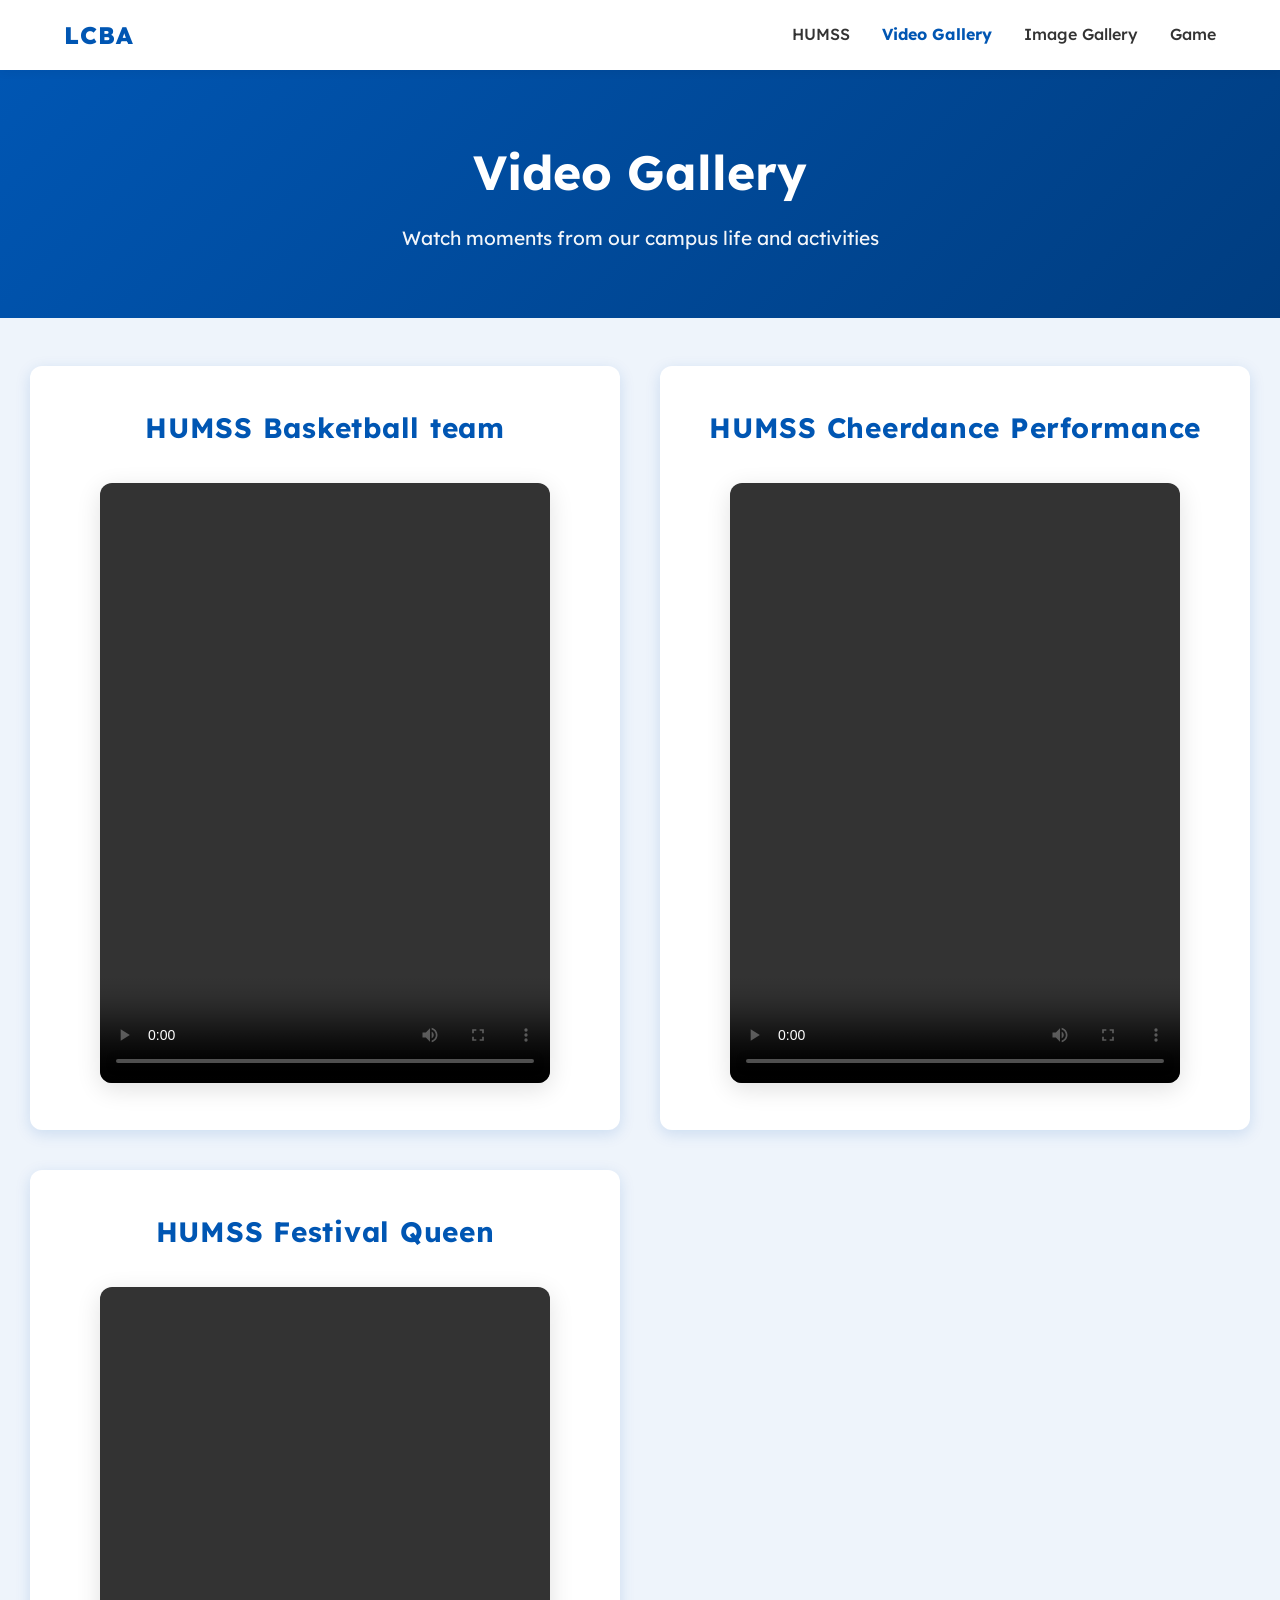
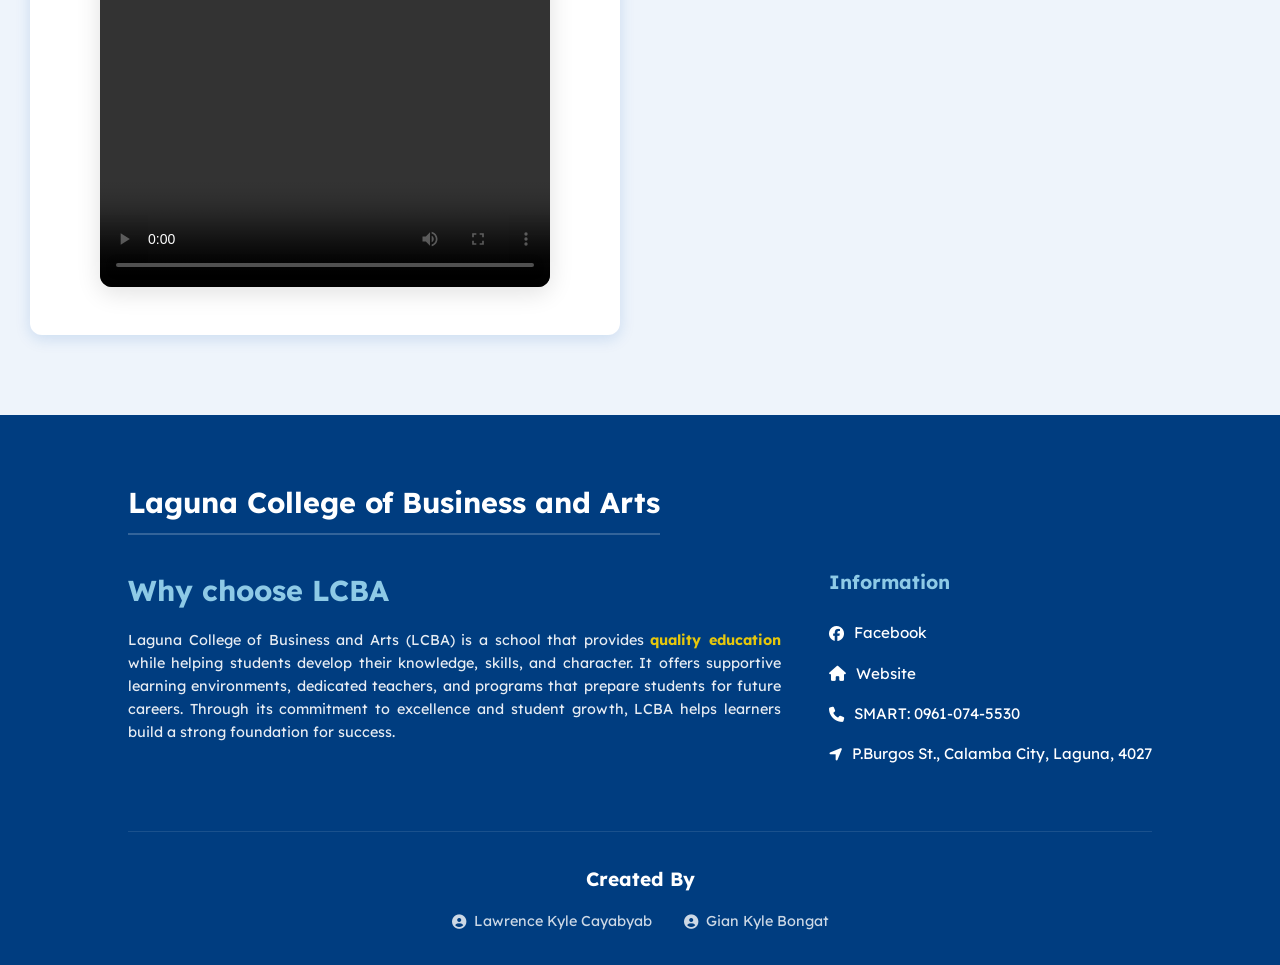
<file: videogallery.html>
<!DOCTYPE html>
<html lang="en">
<head>
    <meta charset="UTF-8">
    <meta name="viewport" content="width=device-width, initial-scale=1.0">
    <link href="https://fonts.googleapis.com/css2?family=Lexend+Deca:wght@100..900&display=swap" rel="stylesheet">
    <link rel="stylesheet" href="https://cdnjs.cloudflare.com/ajax/libs/font-awesome/6.4.0/css/all.min.css">
    <link rel="stylesheet" href="video-gallery.css">
    <title>LCBA | Video Gallery</title>
</head>
<body>

    <nav class="links">
        <div class="title">
            <a href="index.html">LCBA</a>
        </div>
        <ul class="links_1">
            <li><a href="humss.html">HUMSS</a></li>
            <li><a href="videogallery.html" class="active">Video Gallery</a></li>
            <li><a href="imagegallery.html">Image Gallery</a></li>
            <li><a href="game.html">Game</a></li>
        </ul>
    </nav>

    <header class="video-header">
        <h1>Video Gallery</h1>
        <p>Watch moments from our campus life and activities</p>
    </header>

    <section class="video-grid">
        <section class="video1">
            <h1>HUMSS Basketball team</h1>
            <video width="450" height="600" autoplay controls>
                <source src="video1.mp4">
                Your browser does not support the video tag.
            </video>
        </section>
        
        <section class="video1">
            <h1>HUMSS Cheerdance Performance</h1>
            <video width="450" height="600" autoplay controls>
                <source src="video2.mp4">
                Your browser does not support the video tag.
            </video>
        </section>
        
        <section class="video1">
            <h1>HUMSS Festival Queen</h1>
            <video width="450" height="600" autoplay controls>
                <source src="video3.mp4">
                Your browser does not support the video tag.
            </video>
        </section>
    </section>

    <footer class="footer_1">
        <div class="header4">
            <h3>Laguna College of Business and Arts</h3>
        </div>

        <div class="flexbox10">
            <div class="text11">
                <h1>Why choose LCBA</h1>
                <p>
                    Laguna College of Business and Arts (LCBA) is a school that provides <span class="highlight">quality education</span>
                    while helping students develop their knowledge, skills, and character.
                    It offers supportive learning environments, dedicated teachers, and programs that
                    prepare students for future careers. Through its commitment to excellence and
                    student growth, LCBA helps learners build a strong foundation for success.
                </p>
            </div>

            <div class="footer_links">
                <h2>Information</h2>
                <ul class="links_footer">
                    <li class="links_7">
                        <a href="https://www.facebook.com/LCBAofficial/">
                            <i class="fa-brands fa-facebook"></i> Facebook
                        </a>
                    </li>
                    <li class="links_7">
                        <a href="https://www.lcba.edu.ph/">
                            <i class="fa-solid fa-house"></i> Website
                        </a>
                    </li>
                    <li class="links_7">
                        <a href="tel: +639610745530">
                            <i class="fa-solid fa-phone"></i> SMART: 0961-074-5530
                        </a>
                    </li>
                    <li class="links_7">
                        <a href="https://www.google.com/maps/place/Laguna+College+Of+Business+And+Arts/@14.210664,121.1594561,17z/data=!3m1!4b1!4m6!3m5!1s0x33bd63d2fb8e410b:0x6c1ddc91ca1efb99!8m2!3d14.210664!4d121.162031!16s%2Fm%2F0cr38zn?entry=ttu&g_ep=EgoyMDI2MDMxNS4wIKXMDSoASAFQAw%3D%3D">
                            <i class="fa-solid fa-location-arrow"></i> P.Burgos St., Calamba City, Laguna, 4027
                        </a>
                    </li>
                </ul>
            </div>
        </div>

        <div class="made_by">
            <h3>Created By</h3>
            <ul class="fb">
                <li class="links_8">
                    <a href="https://www.facebook.com/lawrencekyle.cayabyab">
                        <i class="fa-solid fa-circle-user"></i> Lawrence Kyle Cayabyab
                    </a>
                </li>
                <li class="links_8">
                    <a href="https://www.facebook.com/g.kylecorpuz">
                        <i class="fa-solid fa-circle-user"></i> Gian Kyle Bongat
                    </a>
                </li>
            </ul>
        </div>
    </footer>

</body>
</html>
</file>
<file: style.css>
:root {
    --primary-blue: #0056b3;
    --dark-blue: #003d80;
    --light-blue: #eef4fb;
    --white: #ffffff;
    --text-dark: #333333;
    --text-light: #666666;
    --shadow: 0 4px 15px rgba(0, 86, 179, 0.15);
    --radius: 12px;
}

* {
    margin: 0;
    padding: 0;
    box-sizing: border-box;
}

body {
    font-family: 'Lexend Deca', sans-serif;
    background-color: var(--light-blue);
    color: var(--text-dark);
    line-height: 1.6;
    text-align: justify;
}

a {
    text-decoration: none;
    color: inherit;
    transition: 0.3s;
}

ul {
    list-style: none;
}

.highlight {
    color: #FFD700;
    font-weight: 700;
}

nav {
    background-color: var(--white);
    padding: 1rem 5%;
    display: flex;
    justify-content: space-between;
    align-items: center;
    box-shadow: 0 2px 10px rgba(0,0,0,0.05);
    position: sticky;
    top: 0;
    z-index: 1000;
}

.title a {
    font-size: 1.5rem;
    font-weight: 800;
    color: var(--primary-blue);
    letter-spacing: 1px;
}

.links_1 {
    display: flex;
    gap: 2rem;
}

.links_1 a {
    font-weight: 500;
    color: var(--text-dark);
    position: relative;
}

.links_1 a:hover, .links_1 a.active {
    color: var(--primary-blue);
    font-weight: 700;
}

.intro {
    display: flex;
    align-items: center;
    justify-content: center;
    padding: 4rem 10%;
    background: var(--white);
    gap: 3rem;
    flex-wrap: wrap;
}

.content_1 {
    flex: 1;
    min-width: 300px;
}

.content_1 h3 {
    font-size: 2rem;
    color: var(--dark-blue);
    margin-bottom: 1rem;
    text-align: justify;
}

.content_1 p {
    color: var(--text-light);
    font-size: 1.1rem;
}

.img1 {
    flex: 1;
    display: flex;
    justify-content: center;
    min-width: 300px;
}

.img1 img {
    max-width: 100%;
    height: auto;
    max-height: 300px;
    border-radius: var(--radius);
    box-shadow: var(--shadow);
}

.philosophy {
    padding: 4rem 10%;
    text-align: center;
    background-color: var(--light-blue);
}

.philosophy h1 {
    color: var(--dark-blue);
    margin-bottom: 1rem;
    font-size: 2.5rem;
}

.philosophy p {
    max-width: 800px;
    margin: 0 auto 3rem auto;
    font-size: 1.1rem;
    color: var(--text-light);
    text-align: center;
}

.card_1 {
    display: flex;
    gap: 2rem;
    justify-content: center;
    flex-wrap: wrap;
}

.vision, .mission {
    background: var(--white);
    padding: 2rem;
    border-radius: var(--radius);
    box-shadow: var(--shadow);
    flex: 1;
    min-width: 300px;
    border-top: 5px solid var(--primary-blue);
}

.vision h3, .mission h3 {
    color: var(--primary-blue);
    margin-bottom: 1rem;
    font-size: 1.5rem;
}

.academic_programs {
    padding: 4rem 10%;
    background: var(--white);
}

.card7 {
    text-align: center;
    color: var(--dark-blue);
    font-size: 2.5rem;
    margin-bottom: 1rem;
}

.core-values-heading {
    text-align: center;
    color: var(--dark-blue);
    font-size: 2rem;
    margin: 2rem 0 1rem 0;
}

.core-values-subtitle {
    text-align: center;
    font-size: 1.1rem;
    color: var(--text-light);
    max-width: 800px;
    margin: 0 auto 3rem auto;
}

.flexbox7 {
    display: grid;
    grid-template-columns: repeat(auto-fit, minmax(250px, 1fr));
    gap: 2rem;
}

.programs {
    background: var(--light-blue);
    padding: 2rem;
    border-radius: var(--radius);
    transition: transform 0.3s ease;
}

.programs:hover {
    transform: translateY(-5px);
    background: #e0efff;
}

.programs h3 {
    color: var(--primary-blue);
    margin-bottom: 0.5rem;
    font-size: 1.3rem;
}

.programs p {
    font-size: 0.95rem;
    color: var(--text-light);
}

.gallery-header {
    text-align: center;
    padding: 2rem 1rem;
    background: var(--white);
    margin-bottom: 2rem;
    border-bottom: 3px solid var(--primary-blue);
}

.gallery-header h1 {
    font-size: 2.5rem;
    color: var(--primary-blue);
    margin-bottom: 0.5rem;
}

.gallery-header p {
    color: var(--text-light);
    font-size: 1.1rem;
    max-width: 800px;
    margin: 0 auto;
}

.slideshow-container {
    max-width: 1200px;
    position: relative;
    margin: auto;
    border-radius: var(--radius);
    overflow: hidden;
    box-shadow: var(--shadow);
    background: var(--white);
}

.mySlides {
    display: none;
}

.mySlides img {
    width: 100%;
    height: 600px;
    object-fit: contain;
    display: block;
    background-color: #f0f0f0;
}

.text {
    color: #f2f2f2;
    font-size: 1.5rem;
    padding: 8px 12px;
    position: absolute;
    bottom: 8px;
    width: 100%;
    text-align: center;
    background: rgba(0, 86, 179, 0.7);
    font-weight: 600;
}

.numbertext {
    color: #f2f2f2;
    font-size: 14px;
    padding: 8px 12px;
    position: absolute;
    top: 0;
}

.prev, .next {
    cursor: pointer;
    position: absolute;
    top: 50%;
    width: auto;
    margin-top: -22px;
    padding: 16px;
    color: white;
    font-weight: bold;
    font-size: 18px;
    transition: 0.6s ease;
    border-radius: 0 3px 3px 0;
    user-select: none;
    background-color: rgba(0, 86, 179, 0.3);
}

.next {
    right: 0;
    border-radius: 3px 0 0 3px;
}

.prev:hover, .next:hover {
    background-color: rgba(0, 86, 179, 0.8);
}

.fade {
    animation-name: fade;
    animation-duration: 1.5s;
}

@keyframes fade {
    from {opacity: .4}
    to {opacity: 1}
}

.footer_1 {
    background-color: var(--dark-blue);
    color: var(--white);
    padding: 4rem 10% 2rem 10%;
}

.header4 h3 {
    font-size: 1.8rem;
    margin-bottom: 2rem;
    border-bottom: 2px solid rgba(255,255,255,0.2);
    display: inline-block;
    padding-bottom: 0.5rem;
}

.flexbox10 {
    display: flex;
    justify-content: space-between;
    gap: 3rem;
    margin-bottom: 3rem;
    flex-wrap: wrap;
}

.text11 {
    flex: 1;
    min-width: 300px;
}

.text11 h1 {
    font-size: 1.8rem;
    margin-bottom: 1rem;
    color: #8ecae6;
}

.text11 p {
    font-size: 0.9rem;
    opacity: 0.9;
    text-align: justify;
}

.footer_links h2 {
    font-size: 1.2rem;
    margin-bottom: 1.5rem;
    color: #8ecae6;
}

.links_footer li {
    margin-bottom: 1rem;
}

.links_footer a {
    display: flex;
    align-items: center;
    gap: 10px;
    font-size: 0.95rem;
}

.links_footer a:hover {
    color: #8ecae6;
    padding-left: 5px;
}

.made_by {
    border-top: 1px solid rgba(255,255,255,0.1);
    padding-top: 2rem;
    text-align: center;
}

.made_by h3 {
    margin-bottom: 1rem;
    font-size: 1.2rem;
}

.made_by p {
    text-align: justify;
    max-width: 600px;
    margin: 0 auto;
}

.fb {
    display: flex;
    justify-content: center;
    gap: 2rem;
    flex-wrap: wrap;
}

.links_8 a {
    display: flex;
    align-items: center;
    gap: 8px;
    font-size: 0.9rem;
    opacity: 0.8;
}

.links_8 a:hover {
    opacity: 1;
    color: #8ecae6;
}

@media (max-width: 768px) {
    body {
        text-align: left;
    }
    
    nav {
        flex-direction: column;
        gap: 1rem;
        padding: 1rem;
    }

    .links_1 {
        gap: 1rem;
        font-size: 0.9rem;
    }

    .intro {
        padding: 3rem 5%;
        flex-direction: column;
    }

    .content_1 h3 {
        font-size: 1.8rem;
    }

    .philosophy {
        padding: 3rem 5%;
    }

    .philosophy h1 {
        font-size: 2rem;
    }

    .card_1 {
        flex-direction: column;
    }

    .gallery-header {
        padding: 1.5rem 1rem;
    }
    
    .gallery-header h1 {
        font-size: 2rem;
    }

    .gallery-header p {
        text-align: left;
        padding: 0 1rem;
    }

    .game-header {
        padding: 2rem 1rem;
    }
    
    .game-header h1 {
        font-size: 2rem;
    }

    .game-header p {
        text-align: left;
        padding: 0 1rem;
    }

    .flexbox10 {
        flex-direction: column;
        gap: 2rem;
    }

    .text11 p,
    .made_by p {
        text-align: left;
    }
}
</file>
<file: game-style.css>
:root {
    --primary-blue: #0056b3;
    --dark-blue: #003d80;
    --light-blue: #eef4fb;
    --white: #ffffff;
    --text-dark: #333333;
    --text-light: #666666;
    --shadow: 0 4px 15px rgba(0, 86, 179, 0.15);
    --radius: 12px;
}

* {
    margin: 0;
    padding: 0;
    box-sizing: border-box;
}

body {
    font-family: 'Lexend Deca', sans-serif;
    background-color: var(--light-blue);
    color: var(--text-dark);
    line-height: 1.6;
    text-align: justify;
}

a {
    text-decoration: none;
    color: inherit;
    transition: 0.3s;
}

ul {
    list-style: none;
}

.highlight {
    color: #FFD700;
    font-weight: 700;
}

nav {
    background-color: var(--white);
    padding: 1rem 5%;
    display: flex;
    justify-content: space-between;
    align-items: center;
    box-shadow: 0 2px 10px rgba(0,0,0,0.05);
    position: sticky;
    top: 0;
    z-index: 1000;
}

.title a {
    font-size: 1.5rem;
    font-weight: 800;
    color: var(--primary-blue);
    letter-spacing: 1px;
}

.links_1 {
    display: flex;
    gap: 2rem;
}

.links_1 a {
    font-weight: 500;
    color: var(--text-dark);
    position: relative;
}

.links_1 a:hover, .links_1 a.active {
    color: var(--primary-blue);
    font-weight: 700;
}

.game-header {
    text-align: center;
    padding: 3rem 1rem;
    background: linear-gradient(135deg, var(--primary-blue), var(--dark-blue));
    color: var(--white);
    margin-bottom: 2rem;
}

.game-header h1 {
    font-size: 2.5rem;
    margin-bottom: 0.5rem;
}

.game-header p {
    font-size: 1.1rem;
    opacity: 0.9;
    text-align: justify;
    max-width: 800px;
    margin: 0 auto;
}

.game-container {
    max-width: 800px;
    margin: 0 auto;
    padding: 2rem;
    background: var(--white);
    border-radius: var(--radius);
    box-shadow: var(--shadow);
    text-align: center;
}

.game-info {
    margin-bottom: 2rem;
}

.score-box {
    font-size: 1.2rem;
    margin-bottom: 1.5rem;
    color: var(--primary-blue);
    font-weight: 600;
}

.question-box h2 {
    font-size: 1.5rem;
    color: var(--text-dark);
    margin-bottom: 1.5rem;
}

.options-box {
    display: flex;
    flex-direction: column;
    gap: 1rem;
}

.option-btn {
    padding: 1rem;
    border: 2px solid var(--primary-blue);
    background: var(--white);
    color: var(--primary-blue);
    border-radius: var(--radius);
    font-size: 1rem;
    cursor: pointer;
    transition: 0.3s;
    font-family: 'Lexend Deca', sans-serif;
}

.option-btn:hover {
    background: var(--primary-blue);
    color: var(--white);
}

.feedback {
    margin-top: 1rem;
    font-size: 1.2rem;
    font-weight: 600;
}

.restart-btn {
    padding: 1rem 2rem;
    background: var(--primary-blue);
    color: var(--white);
    border: none;
    border-radius: var(--radius);
    font-size: 1rem;
    cursor: pointer;
    transition: 0.3s;
    font-family: 'Lexend Deca', sans-serif;
}

.restart-btn:hover {
    background: var(--dark-blue);
}

.footer_1 {
    background-color: var(--dark-blue);
    color: var(--white);
    padding: 4rem 10% 2rem 10%;
}

.header4 h3 {
    font-size: 1.8rem;
    margin-bottom: 2rem;
    border-bottom: 2px solid rgba(255,255,255,0.2);
    display: inline-block;
    padding-bottom: 0.5rem;
}

.flexbox10 {
    display: flex;
    justify-content: space-between;
    gap: 3rem;
    margin-bottom: 3rem;
    flex-wrap: wrap;
}

.text11 {
    flex: 1;
    min-width: 300px;
}

.text11 h1 {
    font-size: 1.8rem;
    margin-bottom: 1rem;
    color: #8ecae6;
}

.text11 p {
    font-size: 0.9rem;
    opacity: 0.9;
    text-align: justify;
}

.footer_links h2 {
    font-size: 1.2rem;
    margin-bottom: 1.5rem;
    color: #8ecae6;
}

.links_footer li {
    margin-bottom: 1rem;
}

.links_footer a {
    display: flex;
    align-items: center;
    gap: 10px;
    font-size: 0.95rem;
}

.links_footer a:hover {
    color: #8ecae6;
    padding-left: 5px;
}

.made_by {
    border-top: 1px solid rgba(255,255,255,0.1);
    padding-top: 2rem;
    text-align: center;
}

.made_by h3 {
    margin-bottom: 1rem;
    font-size: 1.2rem;
}

.made_by p {
    text-align: justify;
    max-width: 600px;
    margin: 0 auto;
}

.fb {
    display: flex;
    justify-content: center;
    gap: 2rem;
    flex-wrap: wrap;
}

.links_8 a {
    display: flex;
    align-items: center;
    gap: 8px;
    font-size: 0.9rem;
    opacity: 0.8;
}

.links_8 a:hover {
    opacity: 1;
    color: #8ecae6;
}

@media (max-width: 768px) {
    body {
        text-align: left;
    }
    
    nav {
        flex-direction: column;
        gap: 1rem;
        padding: 1rem;
    }

    .links_1 {
        gap: 1rem;
        font-size: 0.9rem;
    }

    .game-header {
        padding: 2rem 1rem;
    }
    
    .game-header h1 {
        font-size: 2rem;
    }

    .game-header p {
        text-align: left;
        padding: 0 1rem;
    }

    .game-container {
        padding: 1rem;
        margin: 1rem;
    }

    .question-box h2 {
        font-size: 1.2rem;
    }

    .flexbox10 {
        flex-direction: column;
        gap: 2rem;
    }

    .text11 p,
    .made_by p {
        text-align: left;
    }
}
</file>
<file: humss-style.css>
:root {
    --primary-blue: #0056b3;
    --dark-blue: #003d80;
    --light-blue: #eef4fb;
    --white: #ffffff;
    --text-dark: #333333;
    --text-light: #666666;
    --shadow: 0 4px 15px rgba(0, 86, 179, 0.15);
    --radius: 12px;
}

* {
    margin: 0;
    padding: 0;
    box-sizing: border-box;
}

body {
    font-family: 'Lexend Deca', sans-serif;
    background-color: var(--light-blue);
    color: var(--text-dark);
    line-height: 1.6;
    text-align: justify;
}

a {
    text-decoration: none;
    color: inherit;
    transition: 0.3s;
}

ul {
    list-style: none;
}

.highlight {
    color: #FFD700;
    font-weight: 700;
}

nav {
    background-color: var(--white);
    padding: 1rem 5%;
    display: flex;
    justify-content: space-between;
    align-items: center;
    box-shadow: 0 2px 10px rgba(0,0,0,0.05);
    position: sticky;
    top: 0;
    z-index: 1000;
}

.title a {
    font-size: 1.5rem;
    font-weight: 800;
    color: var(--primary-blue);
    letter-spacing: 1px;
}

.links_1 {
    display: flex;
    gap: 2rem;
}

.links_1 a {
    font-weight: 500;
    color: var(--text-dark);
    position: relative;
}

.links_1 a:hover, .links_1 a.active {
    color: var(--primary-blue);
    font-weight: 700;
}

.hero {
    background: linear-gradient(135deg, var(--primary-blue), var(--dark-blue));
    color: var(--white);
    padding: 4rem 10%;
    text-align: center;
    border-bottom-left-radius: 50px;
    border-bottom-right-radius: 50px;
    margin-bottom: 3rem;
}

.hero h1 {
    font-size: 3rem;
    margin-bottom: 0.5rem;
    line-height: 1.2;
}

.hero .subtitle {
    font-size: 1.5rem;
    opacity: 0.9;
    font-weight: 300;
}

.container {
    max-width: 1200px;
    margin: 0 auto;
    padding: 0 20px;
}

.section-title {
    text-align: center;
    margin: 3rem 0 1.5rem 0;
}

.section-title h2 {
    font-size: 2.2rem;
    color: var(--primary-blue);
    margin-bottom: 0.5rem;
}

.section-title p {
    color: var(--text-light);
    font-size: 1.1rem;
    text-align: justify;
}

.intro-box {
    background: var(--white);
    padding: 2.5rem;
    border-radius: var(--radius);
    box-shadow: var(--shadow);
    margin-bottom: 3rem;
    border-left: 5px solid var(--primary-blue);
}

.intro-box h2 {
    color: var(--primary-blue);
    margin-bottom: 1rem;
    font-size: 1.8rem;
}

.intro-box p {
    font-size: 1.1rem;
    margin-bottom: 1rem;
    color: var(--text-light);
    text-align: justify;
}

.grid-cards {
    display: grid;
    grid-template-columns: repeat(auto-fit, minmax(200px, 1fr));
    gap: 1.5rem;
    margin-bottom: 3rem;
}

.card {
    background: var(--white);
    padding: 2rem;
    border-radius: var(--radius);
    text-align: center;
    box-shadow: var(--shadow);
    transition: transform 0.3s ease;
    border-top: 4px solid var(--primary-blue);
}

.card:hover {
    transform: translateY(-5px);
}

.card i {
    font-size: 2.5rem;
    color: var(--primary-blue);
    margin-bottom: 1rem;
}

.card h3 {
    color: var(--text-dark);
    margin-bottom: 0.5rem;
    font-size: 1.2rem;
}

.card p {
    color: var(--text-light);
    font-size: 0.95rem;
    text-align: justify;
}

.subject-list {
    background: var(--white);
    padding: 2rem;
    border-radius: var(--radius);
    box-shadow: var(--shadow);
    margin-bottom: 3rem;
}

.subject-list ul {
    display: grid;
    grid-template-columns: repeat(auto-fit, minmax(300px, 1fr));
    gap: 1rem;
}

.subject-list li {
    font-size: 1.1rem;
    color: var(--text-dark);
    display: flex;
    align-items: center;
    gap: 10px;
}

.subject-list i {
    color: var(--primary-blue);
}

.course-grid {
    display: grid;
    grid-template-columns: repeat(auto-fit, minmax(200px, 1fr));
    gap: 1rem;
    margin-bottom: 3rem;
}

.course-item {
    background: var(--light-blue);
    padding: 1.5rem;
    border-radius: var(--radius);
    text-align: center;
    font-weight: 600;
    color: var(--primary-blue);
    box-shadow: 0 2px 8px rgba(0,0,0,0.05);
    transition: 0.3s;
    cursor: pointer;
}

.course-item:hover {
    background: var(--primary-blue);
    color: var(--white);
    transform: scale(1.05);
}

.course-modal {
    display: none;
    position: fixed;
    top: 0;
    left: 0;
    width: 100%;
    height: 100%;
    background: rgba(0,0,0,0.9);
    z-index: 1000;
    backdrop-filter: blur(5px);
}

.course-modal.active {
    display: flex;
    align-items: center;
    justify-content: center;
}

.modal-content {
    background: var(--white);
    border-radius: var(--radius);
    max-width: 600px;
    width: 90%;
    max-height: 80vh;
    overflow-y: auto;
    position: relative;
    animation: modalSlideIn 0.4s ease;
}

@keyframes modalSlideIn {
    from {
        transform: scale(0.8) translateY(50px);
        opacity: 0;
    }
    to {
        transform: scale(1) translateY(0);
        opacity: 1;
    }
}

.modal-header {
    text-align: center;
    padding: 2.5rem 2rem 1.5rem;
    background: linear-gradient(135deg, var(--primary-blue), var(--dark-blue));
    color: var(--white);
    border-radius: var(--radius) var(--radius) 0 0;
    position: relative;
}

.huge-icon {
    font-size: 6rem;
    margin-bottom: 1rem;
    display: block;
    color: var(--white);
}

.close-modal {
    position: absolute;
    top: 1.5rem;
    right: 1.5rem;
    font-size: 2rem;
    color: var(--white);
    cursor: pointer;
    transition: color 0.3s ease;
}

.close-modal:hover {
    color: #ff6b6b;
}

.modal-body {
    padding: 2.5rem;
    text-align: center;
}

.modal-body h3 {
    font-size: 1.8rem;
    margin-bottom: 1rem;
    color: var(--primary-blue);
}

.modal-body p {
    font-size: 1.1rem;
    line-height: 1.8;
    color: var(--text-light);
    margin-bottom: 1.5rem;
}

.modal-body .course-highlights {
    text-align: left;
    max-width: 500px;
    margin: 0 auto;
}

.course-highlights li {
    margin: 0.8rem 0;
    padding-left: 1.5rem;
    position: relative;
    font-size: 1rem;
    color: var(--text-dark);
}

.course-highlights li::before {
    content: '✓';
    position: absolute;
    left: 0;
    color: var(--primary-blue);
    font-weight: bold;
    font-size: 1.2rem;
}

.career-list {
    display: grid;
    grid-template-columns: repeat(auto-fit, minmax(250px, 1fr));
    gap: 1.5rem;
    margin-bottom: 3rem;
}

.career-item {
    background: var(--white);
    padding: 1.5rem;
    border-radius: var(--radius);
    display: flex;
    align-items: center;
    gap: 15px;
    box-shadow: var(--shadow);
    font-size: 1.1rem;
    color: var(--text-dark);
}

.career-item i {
    color: var(--primary-blue);
    font-size: 1.5rem;
}

.footer_1 {
    background-color: var(--dark-blue);
    color: var(--white);
    padding: 4rem 10% 2rem 10%;
}

.header4 h3 {
    font-size: 1.8rem;
    margin-bottom: 2rem;
    border-bottom: 2px solid rgba(255,255,255,0.2);
    display: inline-block;
    padding-bottom: 0.5rem;
}

.flexbox10 {
    display: flex;
    justify-content: space-between;
    gap: 3rem;
    margin-bottom: 3rem;
    flex-wrap: wrap;
}

.text11 {
    flex: 1;
    min-width: 300px;
}

.text11 h1 {
    font-size: 1.8rem;
    margin-bottom: 1rem;
    color: #8ecae6;
}

.text11 p {
    font-size: 0.9rem;
    opacity: 0.9;
    text-align: justify;
}

.footer_links h2 {
    font-size: 1.2rem;
    margin-bottom: 1.5rem;
    color: #8ecae6;
}

.links_footer li {
    margin-bottom: 1rem;
}

.links_footer a {
    display: flex;
    align-items: center;
    gap: 10px;
    font-size: 0.95rem;
}

.links_footer a:hover {
    color: #8ecae6;
    padding-left: 5px;
}

.made_by {
    border-top: 1px solid rgba(255,255,255,0.1);
    padding-top: 2rem;
    text-align: center;
}

.made_by h3 {
    margin-bottom: 1rem;
    font-size: 1.2rem;
}

.fb {
    display: flex;
    justify-content: center;
    gap: 2rem;
    flex-wrap: wrap;
}

.links_8 a {
    display: flex;
    align-items: center;
    gap: 8px;
    font-size: 0.9rem;
    opacity: 0.8;
}

.links_8 a:hover {
    opacity: 1;
    color: #8ecae6;
}

@media (max-width: 768px) {
    body {
        text-align: left;
    }
    
    nav {
        flex-direction: column;
        gap: 1rem;
        padding: 1rem;
    }

    .links_1 {
        gap: 1rem;
        font-size: 0.9rem;
    }

    .hero {
        padding: 3rem 5%;
        border-radius: 0 0 30px 30px;
    }

    .hero h1 {
        font-size: 2rem;
    }

    .hero .subtitle {
        font-size: 1.2rem;
    }

    .intro-box {
        padding: 1.5rem;
    }

    .grid-cards {
        grid-template-columns: 1fr;
    }

    .subject-list ul {
        grid-template-columns: 1fr;
    }

    .course-grid {
        grid-template-columns: 1fr;
        gap: 1rem;
    }

    .career-list {
        grid-template-columns: 1fr;
    }

    .flexbox10 {
        flex-direction: column;
        gap: 2rem;
    }

    .section-title p,
    .intro-box p,
    .card p,
    .text11 p {
        text-align: left;
    }

    .huge-icon {
        font-size: 4rem;
    }
    
    .modal-body {
        padding: 1.5rem;
    }
    
    .modal-body h3 {
        font-size: 1.5rem;
    }
}
</file>
<file: gallery-style.css>
:root {
    --primary-blue: #0056b3;
    --dark-blue: #003d80;
    --light-blue: #eef4fb;
    --white: #ffffff;
    --text-dark: #333333;
    --text-light: #666666;
    --shadow: 0 4px 15px rgba(0, 86, 179, 0.15);
    --radius: 12px;
}

* {
    margin: 0;
    padding: 0;
    box-sizing: border-box;
}

body {
    font-family: 'Lexend Deca', sans-serif;
    background-color: var(--light-blue);
    color: var(--text-dark);
    line-height: 1.6;
    text-align: justify;
}

a {
    text-decoration: none;
    color: inherit;
    transition: 0.3s;
}

ul {
    list-style: none;
}

.highlight {
    color: #FFD700;
    font-weight: 700;
}

nav {
    background-color: var(--white);
    padding: 1rem 5%;
    display: flex;
    justify-content: space-between;
    align-items: center;
    box-shadow: 0 2px 10px rgba(0,0,0,0.05);
    position: sticky;
    top: 0;
    z-index: 1000;
}

.title a {
    font-size: 1.5rem;
    font-weight: 800;
    color: var(--primary-blue);
    letter-spacing: 1px;
}

.links_1 {
    display: flex;
    gap: 2rem;
}

.links_1 a {
    font-weight: 500;
    color: var(--text-dark);
    position: relative;
}

.links_1 a:hover, .links_1 a.active {
    color: var(--primary-blue);
    font-weight: 700;
}

.intro {
    display: flex;
    align-items: center;
    justify-content: center;
    padding: 4rem 10%;
    background: var(--white);
    gap: 3rem;
    flex-wrap: wrap;
}

.content_1 {
    flex: 1;
    min-width: 300px;
}

.content_1 h3 {
    font-size: 2rem;
    color: var(--dark-blue);
    margin-bottom: 1rem;
    text-align: center;
}

.content_1 p {
    color: var(--text-light);
    font-size: 1.1rem;
}

.img1 {
    flex: 1;
    display: flex;
    justify-content: center;
    min-width: 300px;
}

.img1 img {
    max-width: 100%;
    height: auto;
    max-height: 300px;
    border-radius: var(--radius);
    box-shadow: var(--shadow);
}

.philosophy {
    padding: 4rem 10%;
    text-align: center;
    background-color: var(--light-blue);
}

.philosophy h1 {
    color: var(--dark-blue);
    margin-bottom: 1rem;
    font-size: 2.5rem;
}

.philosophy p {
    max-width: 800px;
    margin: 0 auto 3rem auto;
    font-size: 1.1rem;
    color: var(--text-light);
    text-align: center;
}

.card_1 {
    display: flex;
    gap: 2rem;
    justify-content: center;
    flex-wrap: wrap;
}

.vision, .mission {
    background: var(--white);
    padding: 2rem;
    border-radius: var(--radius);
    box-shadow: var(--shadow);
    flex: 1;
    min-width: 300px;
    border-top: 5px solid var(--primary-blue);
}

.vision h3, .mission h3 {
    color: var(--primary-blue);
    margin-bottom: 1rem;
    font-size: 1.5rem;
}

.academic_programs {
    padding: 4rem 10%;
    background: var(--white);
}

.card7 {
    text-align: center;
    color: var(--dark-blue);
    font-size: 2.5rem;
    margin-bottom: 1rem;
}

.core-values-heading {
    text-align: center;
    color: var(--dark-blue);
    font-size: 2rem;
    margin: 2rem 0 1rem 0;
}

.core-values-subtitle {
    text-align: center;
    font-size: 1.1rem;
    color: var(--text-light);
    max-width: 800px;
    margin: 0 auto 3rem auto;
}

.flexbox7 {
    display: grid;
    grid-template-columns: repeat(auto-fit, minmax(250px, 1fr));
    gap: 2rem;
}

.programs {
    background: var(--light-blue);
    padding: 2rem;
    border-radius: var(--radius);
    transition: transform 0.3s ease;
}

.programs:hover {
    transform: translateY(-5px);
    background: #e0efff;
}

.programs h3 {
    color: var(--primary-blue);
    margin-bottom: 0.5rem;
    font-size: 1.3rem;
}

.programs p {
    font-size: 0.95rem;
    color: var(--text-light);
}

.gallery-header {
    text-align: center;
    padding: 2rem 1rem;
    background: var(--white);
    margin-bottom: 2rem;
    border-bottom: 3px solid var(--primary-blue);
}

.gallery-header h1 {
    font-size: 2.5rem;
    color: var(--primary-blue);
    margin-bottom: 0.5rem;
}

.gallery-header p {
    color: var(--text-light);
    font-size: 1.1rem;
    max-width: 800px;
    margin: 0 auto;
}

.slideshow-container {
    max-width: 1200px;
    position: relative;
    margin: auto;
    border-radius: var(--radius);
    overflow: hidden;
    box-shadow: var(--shadow);
    background: var(--white);
}

.mySlides {
    display: none;
}

.mySlides img {
    width: 100%;
    height: 600px;
    object-fit: contain;
    display: block;
    background-color: #f0f0f0;
}

.text {
    color: #f2f2f2;
    font-size: 1.5rem;
    padding: 8px 12px;
    position: absolute;
    bottom: 8px;
    width: 100%;
    text-align: center;
    background: rgba(0, 86, 179, 0.7);
    font-weight: 600;
}

.numbertext {
    color: #f2f2f2;
    font-size: 14px;
    padding: 8px 12px;
    position: absolute;
    top: 0;
}

.prev, .next {
    cursor: pointer;
    position: absolute;
    top: 50%;
    width: auto;
    margin-top: -22px;
    padding: 16px;
    color: white;
    font-weight: bold;
    font-size: 18px;
    transition: 0.6s ease;
    border-radius: 0 3px 3px 0;
    user-select: none;
    background-color: rgba(0, 86, 179, 0.3);
}

.next {
    right: 0;
    border-radius: 3px 0 0 3px;
}

.prev:hover, .next:hover {
    background-color: rgba(0, 86, 179, 0.8);
}

.fade {
    animation-name: fade;
    animation-duration: 1.5s;
}

@keyframes fade {
    from {opacity: .4}
    to {opacity: 1}
}

.footer_1 {
    background-color: var(--dark-blue);
    color: var(--white);
    padding: 4rem 10% 2rem 10%;
}

.header4 h3 {
    font-size: 1.8rem;
    margin-bottom: 2rem;
    border-bottom: 2px solid rgba(255,255,255,0.2);
    display: inline-block;
    padding-bottom: 0.5rem;
}

.flexbox10 {
    display: flex;
    justify-content: space-between;
    gap: 3rem;
    margin-bottom: 3rem;
    flex-wrap: wrap;
}

.text11 {
    flex: 1;
    min-width: 300px;
}

.text11 h1 {
    font-size: 1.8rem;
    margin-bottom: 1rem;
    color: #8ecae6;
}

.text11 p {
    font-size: 0.9rem;
    opacity: 0.9;
    text-align: justify;
}

.footer_links h2 {
    font-size: 1.2rem;
    margin-bottom: 1.5rem;
    color: #8ecae6;
}

.links_footer li {
    margin-bottom: 1rem;
}

.links_footer a {
    display: flex;
    align-items: center;
    gap: 10px;
    font-size: 0.95rem;
}

.links_footer a:hover {
    color: #8ecae6;
    padding-left: 5px;
}

.made_by {
    border-top: 1px solid rgba(255,255,255,0.1);
    padding-top: 2rem;
    text-align: center;
}

.made_by h3 {
    margin-bottom: 1rem;
    font-size: 1.2rem;
}

.made_by p {
    text-align: justify;
    max-width: 600px;
    margin: 0 auto;
}

.fb {
    display: flex;
    justify-content: center;
    gap: 2rem;
    flex-wrap: wrap;
}

.links_8 a {
    display: flex;
    align-items: center;
    gap: 8px;
    font-size: 0.9rem;
    opacity: 0.8;
}

.links_8 a:hover {
    opacity: 1;
    color: #8ecae6;
}

@media (max-width: 768px) {
    body {
        text-align: left;
    }
    
    nav {
        flex-direction: column;
        gap: 1rem;
        padding: 1rem;
    }

    .links_1 {
        gap: 1rem;
        font-size: 0.9rem;
    }

    .intro {
        padding: 3rem 5%;
        flex-direction: column;
    }

    .content_1 h3 {
        font-size: 1.8rem;
    }

    .philosophy {
        padding: 3rem 5%;
    }

    .philosophy h1 {
        font-size: 2rem;
    }

    .card_1 {
        flex-direction: column;
    }

    .gallery-header {
        padding: 1.5rem 1rem;
    }
    
    .gallery-header h1 {
        font-size: 2rem;
    }

    .gallery-header p {
        text-align: left;
        padding: 0 1rem;
    }

    .game-header {
        padding: 2rem 1rem;
    }
    
    .game-header h1 {
        font-size: 2rem;
    }

    .game-header p {
        text-align: left;
        padding: 0 1rem;
    }

    .flexbox10 {
        flex-direction: column;
        gap: 2rem;
    }

    .text11 p,
    .made_by p {
        text-align: left;
    }
}
</file>
<file: video-gallery.css>
:root {
    --primary-blue: #0056b3;
    --dark-blue: #003d80;
    --light-blue: #eef4fb;
    --white: #ffffff;
    --text-dark: #333333;
    --text-light: #666666;
    --shadow: 0 4px 15px rgba(0, 86, 179, 0.15);
    --radius: 12px;
}

* {
    margin: 0;
    padding: 0;
    box-sizing: border-box;
}

body {
    font-family: 'Lexend Deca', sans-serif;
    background-color: var(--light-blue);
    color: var(--text-dark);
    line-height: 1.6;
    text-align: justify;
}

a {
    text-decoration: none;
    color: inherit;
    transition: 0.3s;
}

ul {
    list-style: none;
}

.highlight {
    color: #FFD700;
    font-weight: 700;
}

nav {
    background-color: var(--white);
    padding: 1rem 5%;
    display: flex;
    justify-content: space-between;
    align-items: center;
    box-shadow: 0 2px 10px rgba(0,0,0,0.05);
    position: sticky;
    top: 0;
    z-index: 1000;
}

.title a {
    font-size: 1.5rem;
    font-weight: 800;
    color: var(--primary-blue);
    letter-spacing: 1px;
}

.links_1 {
    display: flex;
    gap: 2rem;
}

.links_1 a {
    font-weight: 500;
    color: var(--text-dark);
    position: relative;
}

.links_1 a:hover, .links_1 a.active {
    color: var(--primary-blue);
    font-weight: 700;
}

.video-header {
    text-align: center;
    padding: 4rem 1rem;
    background: linear-gradient(135deg, var(--primary-blue), var(--dark-blue));
    color: var(--white);
    margin-bottom: 3rem;
}

.video-header h1 {
    font-size: 3rem;
    margin-bottom: 0.75rem;
    font-weight: 700;
}

.video-header p {
    font-size: 1.2rem;
    opacity: 0.95;
    max-width: 900px;
    margin: 0 auto;
}

.video-grid {
    max-width: 1400px;
    margin: 0 auto;
    padding: 0 30px 5rem 30px;
    display: grid;
    grid-template-columns: repeat(auto-fit, minmax(450px, 1fr));
    gap: 2.5rem;
}

.video1 {
    background: var(--white);
    border-radius: var(--radius);
    padding: 2.5rem;
    box-shadow: var(--shadow);
    transition: transform 0.3s ease, box-shadow 0.3s ease;
    text-align: center;
}

.video1:hover {
    transform: translateY(-8px);
    box-shadow: 0 12px 35px rgba(0, 86, 179, 0.25);
}

.video1 h1 {
    font-size: 1.75rem;
    color: var(--primary-blue);
    margin-bottom: 2rem;
    font-weight: 700;
    letter-spacing: 0.75px;
}

.video1 video {
    width: 100%;
    max-width: 450px;
    height: 600px;
    object-fit: cover;
    border-radius: var(--radius);
    box-shadow: 0 6px 25px rgba(0, 0, 0, 0.12);
    transition: transform 0.3s ease;
}

.video1 video:hover {
    transform: scale(1.015);
}

@media (max-width: 768px) {
    .video-grid {
        grid-template-columns: 1fr;
        padding: 0 20px 3rem 20px;
        gap: 2rem;
    }
    
    .video-header {
        padding: 3rem 1rem;
    }
    
    .video-header h1 {
        font-size: 2.25rem;
    }
    
    .video1 {
        padding: 2rem;
    }
    
    .video1 video {
        height: 400px;
        max-width: 100%;
    }
    
    .video1 h1 {
        font-size: 1.5rem;
        margin-bottom: 1.5rem;
    }
}

@media (max-width: 480px) {
    .video-header {
        padding: 2.5rem 1rem;
    }
    
    .video-header h1 {
        font-size: 2rem;
    }
    
    .video-grid {
        padding: 0 15px 2.5rem 15px;
        gap: 1.75rem;
    }
    
    .video1 {
        padding: 1.75rem;
    }
    
    .video1 h1 {
        font-size: 1.375rem;
        margin-bottom: 1.25rem;
    }
    
    .video1 video {
        height: 350px;
    }
}

.footer_1 {
    background-color: var(--dark-blue);
    color: var(--white);
    padding: 4rem 10% 2rem 10%;
}

.header4 h3 {
    font-size: 1.8rem;
    margin-bottom: 2rem;
    border-bottom: 2px solid rgba(255,255,255,0.2);
    display: inline-block;
    padding-bottom: 0.5rem;
}

.flexbox10 {
    display: flex;
    justify-content: space-between;
    gap: 3rem;
    margin-bottom: 3rem;
    flex-wrap: wrap;
}

.text11 {
    flex: 1;
    min-width: 300px;
}

.text11 h1 {
    font-size: 1.8rem;
    margin-bottom: 1rem;
    color: #8ecae6;
}

.text11 p {
    font-size: 0.9rem;
    opacity: 0.9;
    text-align: justify;
}

.footer_links h2 {
    font-size: 1.2rem;
    margin-bottom: 1.5rem;
    color: #8ecae6;
}

.links_footer li {
    margin-bottom: 1rem;
}

.links_footer a {
    display: flex;
    align-items: center;
    gap: 10px;
    font-size: 0.95rem;
}

.links_footer a:hover {
    color: #8ecae6;
    padding-left: 5px;
}

.made_by {
    border-top: 1px solid rgba(255,255,255,0.1);
    padding-top: 2rem;
    text-align: center;
}

.made_by h3 {
    margin-bottom: 1rem;
    font-size: 1.2rem;
}

.made_by p {
    text-align: justify;
    max-width: 600px;
    margin: 0 auto;
}

.fb {
    display: flex;
    justify-content: center;
    gap: 2rem;
    flex-wrap: wrap;
}

.links_8 a {
    display: flex;
    align-items: center;
    gap: 8px;
    font-size: 0.9rem;
    opacity: 0.8;
}

.links_8 a:hover {
    opacity: 1;
    color: #8ecae6;
}

@media (max-width: 768px) {
    body {
        text-align: left;
    }
    
    nav {
        flex-direction: column;
        gap: 1rem;
        padding: 1rem;
    }

    .links_1 {
        gap: 1rem;
        font-size: 0.9rem;
    }

    .video-header {
        padding: 2rem 1rem;
    }
    
    .video-header h1 {
        font-size: 2rem;
    }

    .video-header p {
        text-align: left;
        padding: 0 1rem;
    }

    .video-player,
    .video-placeholder {
        height: 300px;
    }

    .video-placeholder i {
        font-size: 2.5rem;
    }

    .video-placeholder span {
        font-size: 1.2rem;
    }

    .video-caption {
        font-size: 1.2rem;
    }

    .flexbox10 {
        flex-direction: column;
        gap: 2rem;
    }

    .text11 p,
    .made_by p {
        text-align: left;
    }
}
</file>
